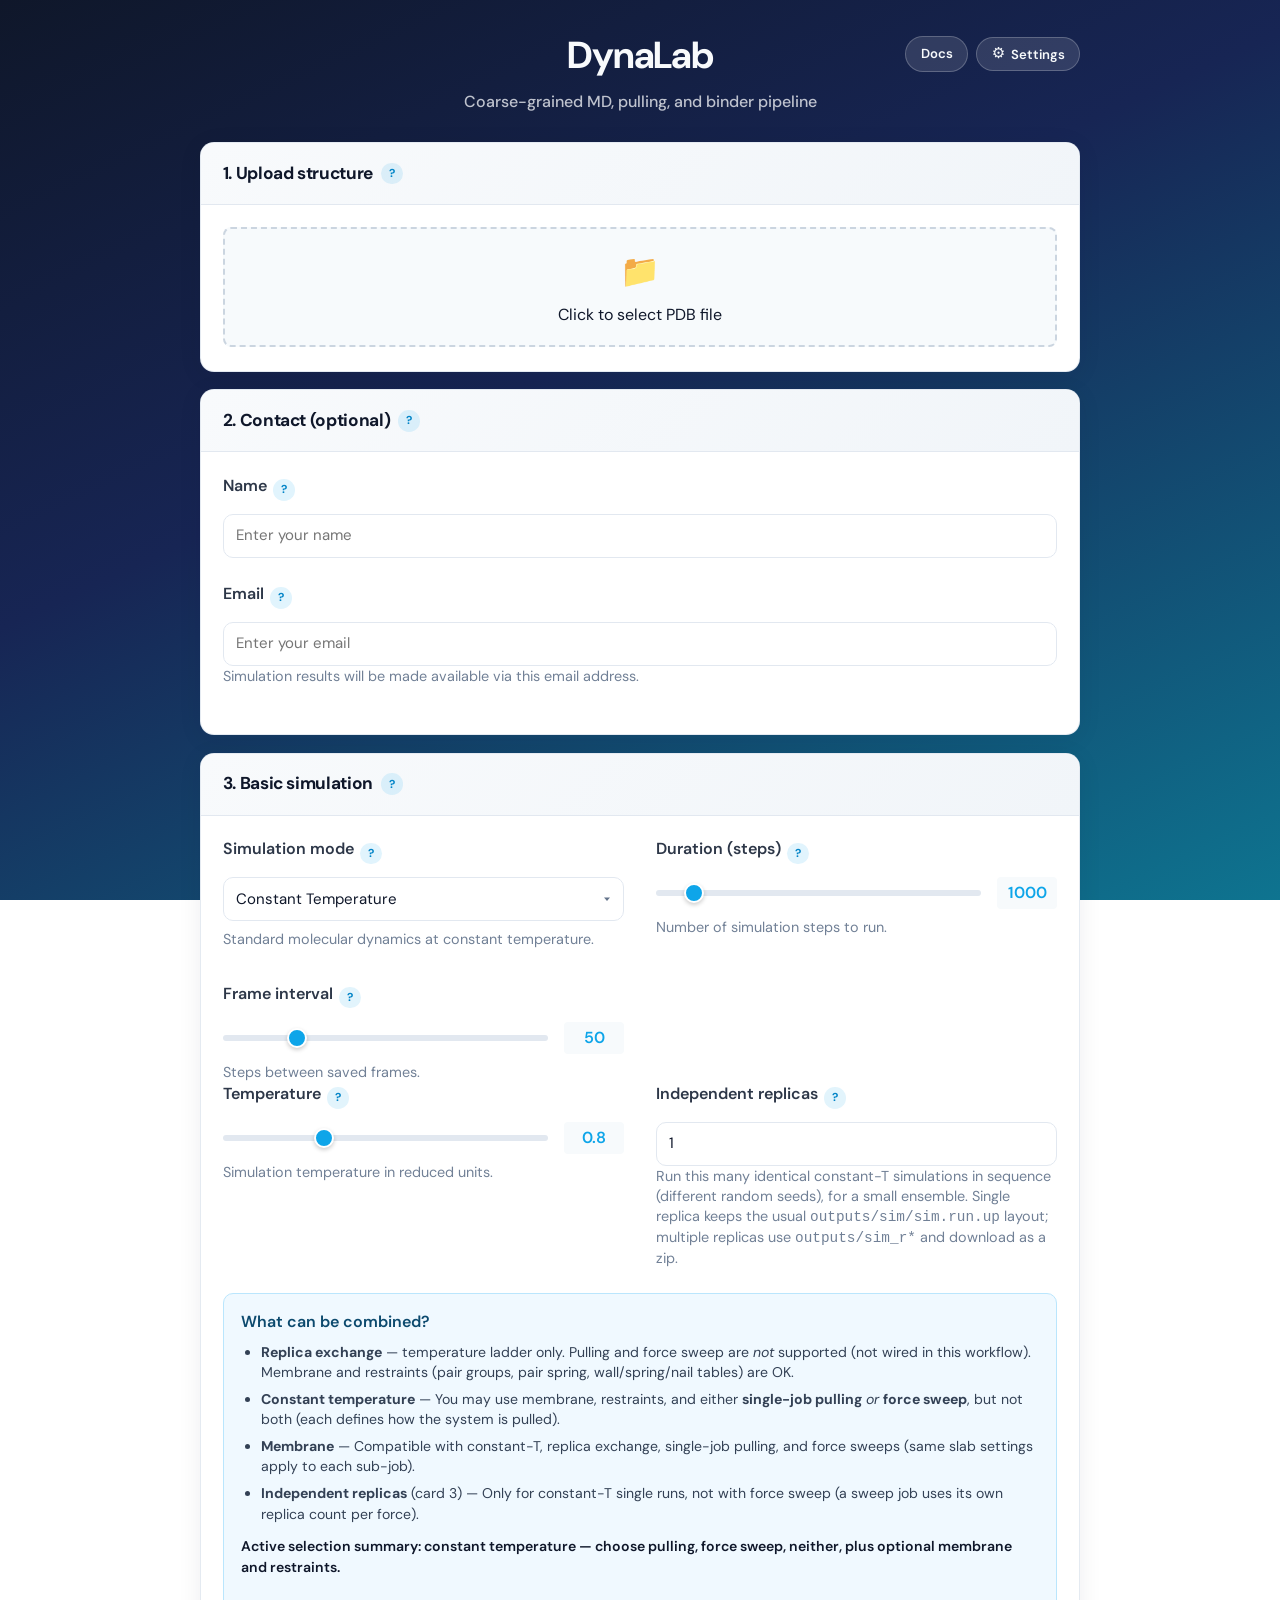
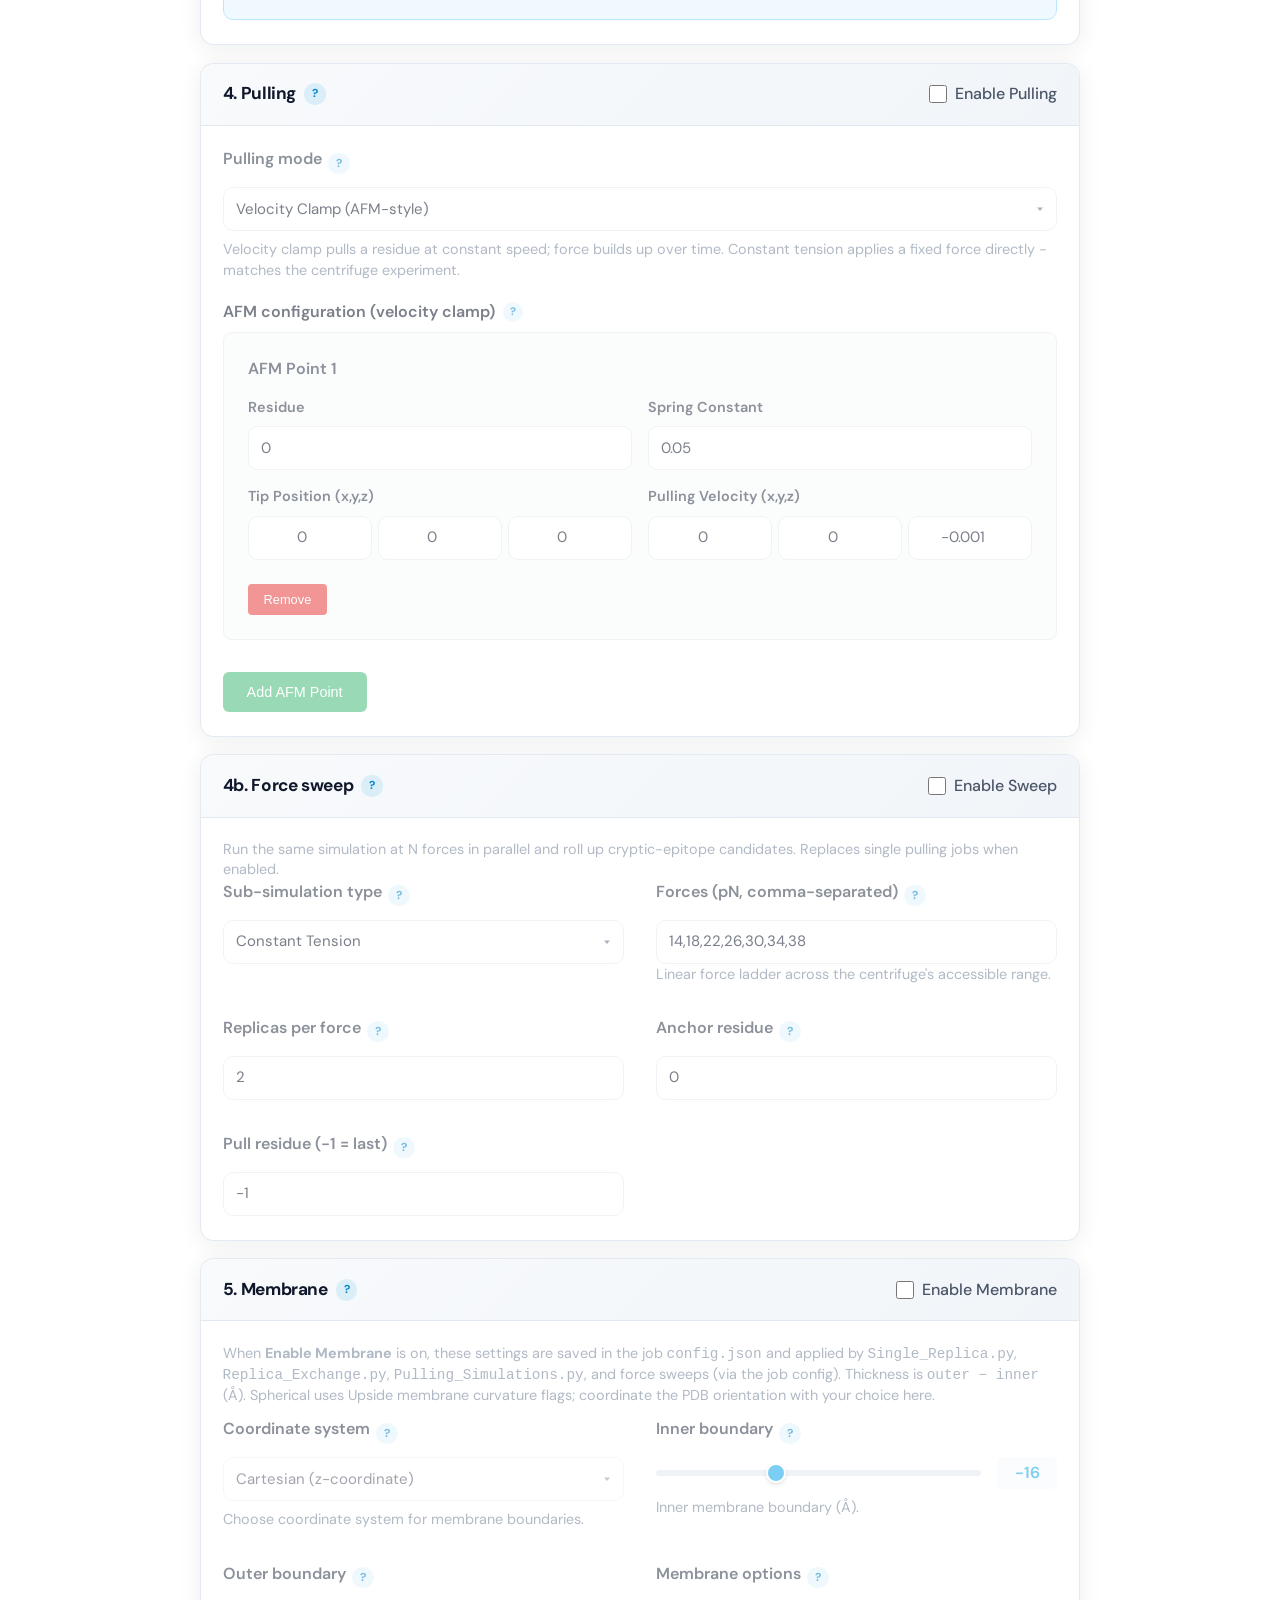
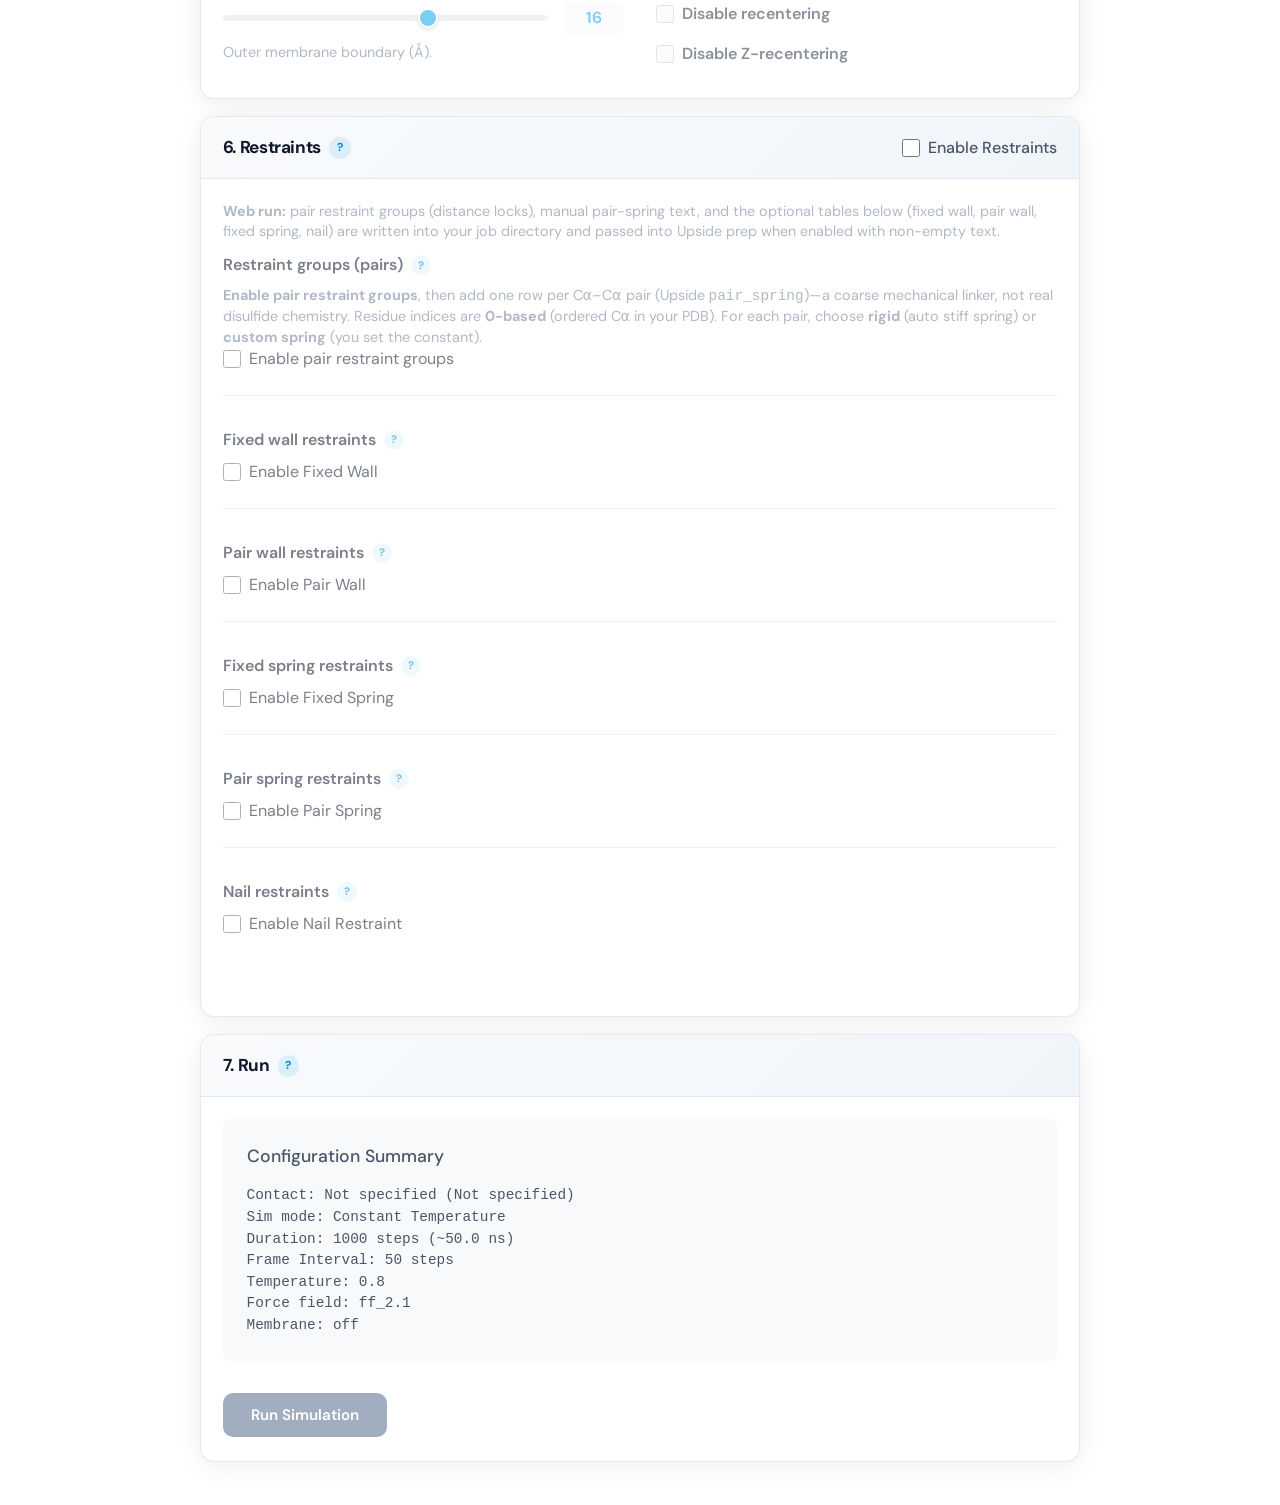
<file: web/intermediate/index.html>
<!DOCTYPE html>
<html lang="en">
<head>
    <meta charset="UTF-8">
    <meta name="viewport" content="width=device-width, initial-scale=1.0">
    <title>DynaLab — Upside MD</title>
    <link rel="preconnect" href="https://fonts.googleapis.com">
    <link rel="preconnect" href="https://fonts.gstatic.com" crossorigin>
    <link href="https://fonts.googleapis.com/css2?family=DM+Sans:ital,opsz,wght@0,9..40,400;0,9..40,500;0,9..40,600;0,9..40,700&display=swap" rel="stylesheet">
    <link rel="stylesheet" href="style.css">
</head>
<body>
    <div class="container">
        <header>
            <h1>DynaLab</h1>
            <p class="subtitle">Coarse-grained MD, pulling, and binder pipeline</p>
            <div class="header__actions">
                <a href="/intermediate/docs/index.html" class="settings-btn settings-btn--link" id="docs-link" aria-label="Open reference manual">Docs</a>
                <button id="open-settings-btn" type="button" class="settings-btn">
                    <span class="settings-btn__icon" aria-hidden="true">⚙</span> Settings
                </button>
            </div>
        </header>

        <!-- Settings dialog (Phase 3: Tamarind API key) -->
        <div id="settings-dialog" class="settings-dialog hidden">
            <div class="settings-panel">
                <h2>Settings</h2>
                <div class="input-group">
                    <div class="label-with-help">
                        <label for="tamarind-api-key">Tamarind Bio API key</label>
                        <button type="button" class="help-btn" data-help="settings_tamarind" aria-label="Help: Tamarind API key">?</button>
                    </div>
                    <input type="password" id="tamarind-api-key" placeholder="paste API key here" autocomplete="off">
                    <p class="param-description">
                        Stored locally in <code>web/server/.env</code> (gitignored).
                        Phase 3 (AI nanobody design) uses Tamarind Bio's RFdiffusion /
                        ProteinMPNN / AlphaFold-Multimer endpoints. Without a key the
                        pipeline falls back to a deterministic mock client - useful
                        for testing the full UI flow offline.
                    </p>
                </div>
                <div class="input-group">
                    <div class="label-with-help">
                        <label for="tamarind-endpoint">API endpoint</label>
                        <button type="button" class="help-btn" data-help="settings_endpoint" aria-label="Help: API endpoint">?</button>
                    </div>
                    <input type="text" id="tamarind-endpoint" placeholder="https://api.tamarind.bio">
                </div>
                <div id="settings-status" class="param-description"></div>
                <div class="settings-actions">
                    <button id="settings-save-btn" type="button" class="run-button">Save</button>
                    <button id="settings-close-btn" type="button" class="add-btn">Close</button>
                </div>
            </div>
        </div>

        <main>
            <!-- Card 1: Upload PDB Structure -->
            <div class="card" id="upload-card">
                <div class="card-header">
                    <div class="card-title-group">
                        <h2 id="card-upload">1. Upload structure</h2>
                        <button type="button" class="help-btn" data-help="upload_pdb" aria-label="Help: PDB upload">?</button>
                    </div>
                </div>
                <div class="card-content">
                    <div class="file-upload">
                        <input type="file" id="pdb-file" accept=".pdb" />
                        <label for="pdb-file" class="file-label">
                            <div class="upload-icon">📁</div>
                            <span>Click to select PDB file</span>
                        </label>
                    </div>
                    <div id="file-info" class="file-info hidden"></div>
                </div>
            </div>

            <!-- Card 2: Contact Details -->
            <div class="card" id="contact-card">
                <div class="card-header">
                    <div class="card-title-group">
                        <h2>2. Contact (optional)</h2>
                        <button type="button" class="help-btn" data-help="contact_details" aria-label="Help: contact fields">?</button>
                    </div>
                </div>
                <div class="card-content">
                    <div class="input-group">
                        <div class="label-with-help">
                            <label for="user-name">Name</label>
                            <button type="button" class="help-btn" data-help="contact_name" aria-label="Help: name">?</button>
                        </div>
                        <input type="text" id="user-name" placeholder="Enter your name">
                    </div>
                    <div class="input-group">
                        <div class="label-with-help">
                            <label for="user-email">Email</label>
                            <button type="button" class="help-btn" data-help="contact_email" aria-label="Help: email">?</button>
                        </div>
                        <input type="email" id="user-email" placeholder="Enter your email">
                        <p class="param-description">
                            Simulation results will be made available via this email address.
                        </p>
                    </div>
                </div>
            </div>

            <!-- Card 3: Basic Simulation (const T or replica exchange) -->
            <div class="card" id="basic-sim-card">
                <div class="card-header">
                    <div class="card-title-group">
                        <h2 id="card-basic-sim">3. Basic simulation</h2>
                        <button type="button" class="help-btn" data-help="basic_simulation" aria-label="Help: basic simulation">?</button>
                    </div>
                </div>
                <div class="card-content">
                    <div class="config-grid">
                        <div class="config-group">
                            <div class="label-with-help">
                                <label for="sim-mode">Simulation mode</label>
                                <button type="button" class="help-btn" data-help="sim_mode" aria-label="Help: simulation mode">?</button>
                            </div>
                            <select id="sim-mode">
                                <option value="constant">Constant Temperature</option>
                                <option value="replica">Replica Exchange</option>
                            </select>
                            <p class="param-description" id="mode-description">
                                Standard molecular dynamics at constant temperature.
                            </p>
                        </div>

                        <div class="config-group">
                            <div class="label-with-help">
                                <label for="duration">Duration (steps)</label>
                                <button type="button" class="help-btn" data-help="duration_steps" aria-label="Help: duration">?</button>
                            </div>
                            <div class="slider-container">
                                <input type="range" id="duration" min="100" max="10000" step="100" value="1000">
                                <span class="slider-value" id="duration-value">1000</span>
                            </div>
                            <p class="param-description">
                                Number of simulation steps to run.
                            </p>
                        </div>

                        <div class="config-group">
                            <div class="label-with-help">
                                <label for="frame-interval">Frame interval</label>
                                <button type="button" class="help-btn" data-help="frame_interval" aria-label="Help: frame interval">?</button>
                            </div>
                            <div class="slider-container">
                                <input type="range" id="frame-interval" min="10" max="200" step="10" value="50">
                                <span class="slider-value" id="frame-value">50</span>
                            </div>
                            <p class="param-description">
                                Steps between saved frames.
                            </p>
                        </div>
                    </div>

                    <!-- Constant Temperature Parameters -->
                    <div id="const-temp-params" class="temp-params">
                        <div class="config-grid">
                            <div class="config-group">
                                <div class="label-with-help">
                                    <label for="temperature">Temperature</label>
                                    <button type="button" class="help-btn" data-help="temperature_reduced" aria-label="Help: temperature">?</button>
                                </div>
                                <div class="slider-container">
                                    <input type="range" id="temperature" min="0.5" max="1.5" step="0.1" value="0.8">
                                    <span class="slider-value" id="temp-value">0.8</span>
                                </div>
                                <p class="param-description">
                                    Simulation temperature in reduced units.
                                </p>
                            </div>
                            <div class="config-group">
                                <div class="label-with-help">
                                    <label for="basic-independent-replicas">Independent replicas</label>
                                    <button type="button" class="help-btn" data-help="basic_independent_replicas" aria-label="Help: independent replicas">?</button>
                                </div>
                                <input type="number" id="basic-independent-replicas" min="1" max="32" step="1" value="1">
                                <p class="param-description">
                                    Run this many identical constant-T simulations in sequence (different random seeds), for a small ensemble. Single replica keeps the usual <code>outputs/sim/sim.run.up</code> layout; multiple replicas use <code>outputs/sim_r*</code> and download as a zip.
                                </p>
                            </div>
                        </div>
                    </div>

                    <!-- Replica Exchange Parameters -->
                    <div id="replica-params" class="temp-params hidden">
                        <h3 class="subsection-title">
                            Replica exchange settings
                            <button type="button" class="help-btn help-btn--inline" data-help="replica_exchange" aria-label="Help">?</button>
                        </h3>
                        <div class="config-grid">
                            <div class="config-group">
                                <div class="label-with-help">
                                    <label for="n-replicas">Number of replicas</label>
                                    <button type="button" class="help-btn" data-help="replica_n_replicas" aria-label="Help: number of replicas">?</button>
                                </div>
                                <div class="slider-container">
                                    <input type="range" id="n-replicas" min="2" max="16" step="1" value="8">
                                    <span class="slider-value" id="replicas-value">8</span>
                                </div>
                                <p class="param-description">
                                    Number of temperature replicas.
                                </p>
                            </div>

                            <div class="config-group">
                                <div class="label-with-help">
                                    <label for="temp-low">T_low</label>
                                    <button type="button" class="help-btn" data-help="replica_t_low" aria-label="Help: T low">?</button>
                                </div>
                                <div class="slider-container">
                                    <input type="range" id="temp-low" min="0.5" max="1.2" step="0.05" value="0.80">
                                    <span class="slider-value" id="temp-low-value">0.80</span>
                                </div>
                                <p class="param-description">
                                    Lowest temperature in replica range.
                                </p>
                            </div>

                            <div class="config-group">
                                <div class="label-with-help">
                                    <label for="temp-high">T_high</label>
                                    <button type="button" class="help-btn" data-help="replica_t_high" aria-label="Help: T high">?</button>
                                </div>
                                <div class="slider-container">
                                    <input type="range" id="temp-high" min="0.8" max="1.5" step="0.05" value="0.94">
                                    <span class="slider-value" id="temp-high-value">0.94</span>
                                </div>
                                <p class="param-description">
                                    Highest temperature in replica range.
                                </p>
                            </div>

                            <div class="config-group">
                                <div class="label-with-help">
                                    <label for="replica-interval">Replica interval</label>
                                    <button type="button" class="help-btn" data-help="replica_interval" aria-label="Help: replica interval">?</button>
                                </div>
                                <div class="slider-container">
                                    <input type="range" id="replica-interval" min="5" max="50" step="5" value="10">
                                    <span class="slider-value" id="replica-interval-value">10</span>
                                </div>
                                <p class="param-description">
                                    Steps between exchange attempts.
                                </p>
                            </div>
                        </div>
                    </div>

                    <div id="simulation-compatibility-panel" class="simulation-compatibility-panel" aria-label="Simulation compatibility rules">
                        <h3 class="subsection-title">What can be combined?</h3>
                        <ul class="simulation-rules-list">
                            <li><strong>Replica exchange</strong> — temperature ladder only. Pulling and force sweep are <em>not</em> supported (not wired in this workflow). Membrane and restraints (pair groups, pair spring, wall/spring/nail tables) are OK.</li>
                            <li><strong>Constant temperature</strong> — You may use membrane, restraints, and either <strong>single-job pulling</strong> <em>or</em> <strong>force sweep</strong>, but not both (each defines how the system is pulled).</li>
                            <li><strong>Membrane</strong> — Compatible with constant-T, replica exchange, single-job pulling, and force sweeps (same slab settings apply to each sub-job).</li>
                            <li><strong>Independent replicas</strong> (card 3) — Only for constant-T single runs, not with force sweep (a sweep job uses its own replica count per force).</li>
                        </ul>
                        <p id="simulation-rules-current" class="simulation-rules-current"></p>
                        <p id="simulation-rules-feedback" class="simulation-rules-feedback" role="status" aria-live="polite"></p>
                    </div>
                </div>
            </div>

            <!-- Card 4: Pulling Simulation -->
            <div class="card" id="pulling-card">
                <div class="card-header">
                    <div class="card-title-group">
                        <h2 id="card-pulling">4. Pulling</h2>
                        <button type="button" class="help-btn" data-help="pulling_overview" aria-label="Help: pulling">?</button>
                    </div>
                    <label class="card-toggle">
                        <input type="checkbox" id="enable-pulling">
                        <span>Enable Pulling</span>
                    </label>
                </div>
                <div class="card-content" id="pulling-content">
                    <p id="pulling-guard-message" class="sim-card-guard-message hidden" role="status" aria-live="polite"></p>
                    <div class="sim-card-interactive-stack">
                    <div id="pulling-interactive-root">
                    <div class="config-grid">
                        <div class="config-group">
                            <div class="label-with-help">
                                <label for="pulling-mode">Pulling mode</label>
                                <button type="button" class="help-btn" data-help="pulling_mode" aria-label="Help: pulling mode">?</button>
                            </div>
                            <select id="pulling-mode">
                                <option value="velocity">Velocity Clamp (AFM-style)</option>
                                <option value="tension">Constant Tension (centrifuge-style)</option>
                            </select>
                            <p class="param-description" id="pulling-mode-description">
                                Velocity clamp pulls a residue at constant speed; force builds up over time.
                                Constant tension applies a fixed force directly - matches the centrifuge experiment.
                            </p>
                        </div>
                    </div>

                    <div class="pulling-setup" id="afm-setup">
                        <h3 class="subsection-title">AFM configuration (velocity clamp)
                            <button type="button" class="help-btn help-btn--inline" data-help="pulling_afm_config" aria-label="Help: AFM fields">?</button>
                        </h3>
                        <div class="afm-entries" id="afm-entries">
                            <div class="afm-entry">
                                <div class="afm-entry-header">
                                    <h4>AFM Point 1</h4>
                                </div>
                                <div class="afm-content">
                                    <div class="afm-row">
                                        <div class="afm-field">
                                            <label>Residue</label>
                                            <input type="number" class="afm-residue" min="0" value="0" placeholder="0">
                                        </div>
                                        <div class="afm-field">
                                            <label>Spring Constant</label>
                                            <input type="number" class="afm-spring" step="0.01" value="0.05" placeholder="0.05">
                                        </div>
                                    </div>
                                    <div class="afm-row">
                                        <div class="afm-field">
                                            <label>Tip Position (x,y,z)</label>
                                            <div class="xyz-compact">
                                                <input type="number" class="afm-tip-x" step="0.1" value="0" placeholder="x">
                                                <input type="number" class="afm-tip-y" step="0.1" value="0" placeholder="y">
                                                <input type="number" class="afm-tip-z" step="0.1" value="0" placeholder="z">
                                            </div>
                                        </div>
                                        <div class="afm-field">
                                            <label>Pulling Velocity (x,y,z)</label>
                                            <div class="xyz-compact">
                                                <input type="number" class="afm-vel-x" step="0.001" value="0" placeholder="vx">
                                                <input type="number" class="afm-vel-y" step="0.001" value="0" placeholder="vy">
                                                <input type="number" class="afm-vel-z" step="0.001" value="-0.001" placeholder="vz">
                                            </div>
                                        </div>
                                    </div>
                                    <button type="button" class="remove-afm-btn">Remove</button>
                                </div>
                            </div>
                        </div>
                        <button type="button" id="add-afm-btn" class="add-btn">Add AFM Point</button>
                    </div>

                    <div class="pulling-setup hidden" id="tension-setup">
                        <h3 class="subsection-title">Tension configuration (constant force)
                            <button type="button" class="help-btn help-btn--inline" data-help="pulling_tension_config" aria-label="Help: tension fields">?</button>
                        </h3>
                        <p class="param-description">
                            Apply equal-and-opposite forces at two residues. By default, tx, ty, tz are in Upside
                            reduced units (kT / Å). The force sweep below accepts forces in pN and converts them
                            automatically; for a single run you can optionally use pN here with the checkbox.
                        </p>
                        <label class="checkbox-label" style="margin-top: 0.35rem;">
                            <input type="checkbox" id="tension-input-pn">
                            <span>Interpret tx, ty, tz as pN (convert with current calibration)</span>
                        </label>
                        <div class="tension-entries" id="tension-entries">
                            <div class="afm-entry">
                                <div class="afm-entry-header"><h4>Tension Point 1</h4></div>
                                <div class="afm-content">
                                    <div class="afm-row">
                                        <div class="afm-field">
                                            <label>Residue</label>
                                            <input type="number" class="tension-residue" min="0" value="0">
                                        </div>
                                        <div class="afm-field">
                                            <label>Tension (tx, ty, tz) - kT/A</label>
                                            <div class="xyz-compact">
                                                <input type="number" class="tension-tx" step="0.01" value="0">
                                                <input type="number" class="tension-ty" step="0.01" value="0">
                                                <input type="number" class="tension-tz" step="0.01" value="-0.5">
                                            </div>
                                        </div>
                                    </div>
                                    <button type="button" class="remove-tension-btn">Remove</button>
                                </div>
                            </div>
                        </div>
                        <button type="button" id="add-tension-btn" class="add-btn">Add Tension Point</button>
                    </div>
                    </div>
                    <button type="button" class="sim-card-guard-blocker" id="pulling-guard-blocker" tabindex="-1" aria-label="Turn on Enable Pulling in the card header to edit these options"></button>
                    </div>
                </div>
            </div>

            <!-- Card 4b: Force Sweep (Phase 1) -->
            <div class="card" id="sweep-card">
                <div class="card-header">
                    <div class="card-title-group">
                        <h2 id="card-sweep">4b. Force sweep</h2>
                        <button type="button" class="help-btn" data-help="force_sweep" aria-label="Help: force sweep">?</button>
                    </div>
                    <label class="card-toggle">
                        <input type="checkbox" id="enable-sweep">
                        <span>Enable Sweep</span>
                    </label>
                </div>
                <div class="card-content" id="sweep-content">
                    <p class="param-description">
                        Run the same simulation at N forces in parallel and roll up
                        cryptic-epitope candidates. Replaces single pulling jobs when enabled.
                    </p>
                    <p id="sweep-guard-message" class="sim-card-guard-message hidden" role="status" aria-live="polite"></p>
                    <div class="sim-card-interactive-stack">
                    <div id="sweep-interactive-root">
                    <div class="config-grid">
                        <div class="config-group">
                            <div class="label-with-help">
                                <label for="sweep-mode">Sub-simulation type</label>
                                <button type="button" class="help-btn" data-help="sweep_subsim" aria-label="Help: sweep type">?</button>
                            </div>
                            <select id="sweep-mode">
                                <option value="tension">Constant Tension</option>
                                <option value="velocity">Velocity Clamp</option>
                            </select>
                        </div>
                        <div class="config-group">
                            <div class="label-with-help">
                                <label for="sweep-forces">Forces (pN, comma-separated)</label>
                                <button type="button" class="help-btn" data-help="sweep_forces_pn" aria-label="Help: forces in pN">?</button>
                            </div>
                            <input type="text" id="sweep-forces" value="14,18,22,26,30,34,38">
                            <p class="param-description">Linear force ladder across the centrifuge's accessible range.</p>
                        </div>
                        <div class="config-group">
                            <div class="label-with-help">
                                <label for="sweep-replicas">Replicas per force</label>
                                <button type="button" class="help-btn" data-help="sweep_replicas" aria-label="Help: replicas per force">?</button>
                            </div>
                            <input type="number" id="sweep-replicas" min="1" max="8" value="2">
                        </div>
                        <div class="config-group">
                            <div class="label-with-help">
                                <label for="sweep-anchor">Anchor residue</label>
                                <button type="button" class="help-btn" data-help="sweep_anchor" aria-label="Help: anchor residue">?</button>
                            </div>
                            <input type="number" id="sweep-anchor" min="0" value="0">
                        </div>
                        <div class="config-group">
                            <div class="label-with-help">
                                <label for="sweep-puller">Pull residue (-1 = last)</label>
                                <button type="button" class="help-btn" data-help="sweep_pull_residue" aria-label="Help: pull residue">?</button>
                            </div>
                            <input type="number" id="sweep-puller" value="-1">
                        </div>
                    </div>
                    <div id="sweep-progress" class="hidden">
                        <h3>Sub-job progress</h3>
                        <div class="progress-bar">
                            <div id="sweep-progress-fill" class="progress-fill"></div>
                        </div>
                        <div id="sweep-progress-text" class="progress-text">Queued...</div>
                    </div>
                    </div>
                    <button type="button" class="sim-card-guard-blocker" id="sweep-guard-blocker" tabindex="-1" aria-label="Turn on Enable Sweep in the card header to edit these options"></button>
                    </div>
                </div>
            </div>

            <!-- Card 5: Membrane System -->
            <div class="card" id="membrane-card">
                <div class="card-header">
                    <div class="card-title-group">
                        <h2>5. Membrane</h2>
                        <button type="button" class="help-btn" data-help="membrane" aria-label="Help: membrane">?</button>
                    </div>
                    <label class="card-toggle">
                        <input type="checkbox" id="enable-membrane">
                        <span>Enable Membrane</span>
                    </label>
                </div>
                <div class="card-content" id="membrane-content">
                    <p class="param-description" style="margin-bottom: 0.75rem;">
                        When <strong>Enable Membrane</strong> is on, these settings are saved in the job
                        <code>config.json</code> and applied by <code>Single_Replica.py</code>,
                        <code>Replica_Exchange.py</code>, <code>Pulling_Simulations.py</code>, and force sweeps
                        (via the job config). Thickness is <code>outer − inner</code> (Å). Spherical uses Upside
                        membrane curvature flags; coordinate the PDB orientation with your choice here.
                    </p>
                    <p id="membrane-guard-message" class="sim-card-guard-message hidden" role="status" aria-live="polite"></p>
                    <div class="sim-card-interactive-stack">
                    <div id="membrane-interactive-root">
                    <div class="config-grid">
                        <div class="config-group">
                            <div class="label-with-help">
                                <label for="membrane-coord-system">Coordinate system</label>
                                <button type="button" class="help-btn" data-help="membrane_coord_system" aria-label="Help: membrane coordinates">?</button>
                            </div>
                            <select id="membrane-coord-system">
                                <option value="cartesian">Cartesian (z-coordinate)</option>
                                <option value="spherical">Spherical (curvature-based)</option>
                            </select>
                            <p class="param-description">
                                Choose coordinate system for membrane boundaries.
                            </p>
                        </div>

                        <div class="config-group">
                            <div class="label-with-help">
                                <label for="membrane-inner">Inner boundary</label>
                                <button type="button" class="help-btn" data-help="membrane_inner_bound" aria-label="Help: inner boundary">?</button>
                            </div>
                            <div class="slider-container">
                                <input type="range" id="membrane-inner" min="-25" max="0" step="1" value="-16">
                                <span class="slider-value" id="inner-value">-16</span>
                            </div>
                            <p class="param-description">
                                Inner membrane boundary (Å).
                            </p>
                        </div>

                        <div class="config-group">
                            <div class="label-with-help">
                                <label for="membrane-outer">Outer boundary</label>
                                <button type="button" class="help-btn" data-help="membrane_outer_bound" aria-label="Help: outer boundary">?</button>
                            </div>
                            <div class="slider-container">
                                <input type="range" id="membrane-outer" min="0" max="25" step="1" value="16">
                                <span class="slider-value" id="outer-value">16</span>
                            </div>
                            <p class="param-description">
                                Outer membrane boundary (Å).
                            </p>
                        </div>

                        <div class="config-group">
                            <div class="label-with-help">
                                <label>Membrane options</label>
                                <button type="button" class="help-btn" data-help="membrane_recenter_opts" aria-label="Help: membrane options">?</button>
                            </div>
                            <div class="checkbox-group">
                                <label class="checkbox-label">
                                    <input type="checkbox" id="disable-recentering">
                                    <span>Disable recentering</span>
                                </label>
                                <label class="checkbox-label">
                                    <input type="checkbox" id="disable-z-recentering">
                                    <span>Disable Z-recentering</span>
                                </label>
                            </div>
                        </div>
                    </div>
                    </div>
                    <button type="button" class="sim-card-guard-blocker" id="membrane-guard-blocker" tabindex="-1" aria-label="Turn on Enable Membrane in the card header to edit these options"></button>
                    </div>
                </div>
            </div>

            <!-- Card 6: Restraint Groups/Restraints -->
            <div class="card" id="restraints-card">
                <div class="card-header">
                    <div class="card-title-group">
                        <h2>6. Restraints</h2>
                        <button type="button" class="help-btn" data-help="restraints" aria-label="Help: restraints">?</button>
                    </div>
                    <label class="card-toggle">
                        <input type="checkbox" id="enable-restraints">
                        <span>Enable Restraints</span>
                    </label>
                </div>
                <div class="card-content" id="restraints-content">
                    <p class="param-description" style="margin-bottom: 0.75rem;">
                        <strong>Web run:</strong> pair restraint groups (distance locks), manual pair-spring text, and the optional tables below (fixed wall, pair wall, fixed spring, nail) are written into your job directory and passed into Upside prep when enabled with non-empty text.
                    </p>
                    <p id="restraints-guard-message" class="sim-card-guard-message hidden" role="status" aria-live="polite"></p>
                    <div class="sim-card-interactive-stack">
                    <div class="restraint-types" id="restraints-interactive-root">
                        <div class="restraint-section">
                            <h3 class="subsection-title">Restraint groups (pairs)
                                <button type="button" class="help-btn help-btn--inline" data-help="restraint_group_pairs" aria-label="Help: pair restraint groups">?</button>
                            </h3>
                            <p class="param-description">
                                <strong>Enable pair restraint groups</strong>, then add one row per Cα–Cα pair (Upside
                                <code>pair_spring</code>)—a coarse mechanical linker, not real disulfide chemistry.
                                Residue indices are <strong>0-based</strong> (ordered Cα in your PDB).
                                For each pair, choose <strong>rigid</strong> (auto stiff spring) or <strong>custom spring</strong> (you set the constant).
                            </p>
                            <label class="checkbox-label">
                                <input type="checkbox" id="enable-distance-locks">
                                <span>Enable pair restraint groups</span>
                            </label>
                            <div id="distance-lock-entries" class="restraint-entries hidden">
                                <div class="afm-entry">
                                    <div class="afm-entry-header"><h4>Pair 1</h4></div>
                                    <div class="afm-content">
                                        <div class="afm-row">
                                            <div class="afm-field">
                                                <label>Residue A</label>
                                                <input type="number" class="distance-lock-res1" min="0" value="0">
                                            </div>
                                            <div class="afm-field">
                                                <label>Residue B</label>
                                                <input type="number" class="distance-lock-res2" min="0" value="1">
                                            </div>
                                        </div>
                                        <div class="afm-row">
                                            <div class="afm-field">
                                                <div class="label-with-help">
                                                    <label>Target Cα–Cα distance (Å)</label>
                                                    <button type="button" class="help-btn help-btn--inline" data-help="restraint_target_distance" aria-label="Help: target Cα–Cα distance">?</button>
                                                </div>
                                                <input type="number" class="distance-lock-r0" step="0.01" value="" placeholder="auto from PDB">
                                            </div>
                                            <div class="afm-field distance-lock-spring-column">
                                                <label>Spring constant</label>
                                                <p class="param-description distance-lock-rigid-hint">
                                                    <strong>Rigid:</strong> fixed automatically on the server (very high stiffness, Upside reduced units ≈ 120). Nothing to type here.
                                                </p>
                                                <div class="distance-lock-k-field hidden">
                                                    <input type="number" class="distance-lock-k" step="0.1" value="4" aria-label="Spring constant for this pair (custom mode only)">
                                                </div>
                                            </div>
                                        </div>
                                        <div class="afm-row afm-row--distance-lock-stiff">
                                            <div class="afm-field afm-field--full">
                                                <label>This pair</label>
                                                <div class="distance-lock-stiffness-radios">
                                                    <label class="checkbox-label">
                                                        <input type="radio" class="distance-lock-stiff" name="dl-stiff-seed-1" value="rigid" checked>
                                                        <span>Rigid (disulfide-like)</span>
                                                    </label>
                                                    <label class="checkbox-label">
                                                        <input type="radio" class="distance-lock-stiff" name="dl-stiff-seed-1" value="custom">
                                                        <span>Custom spring</span>
                                                    </label>
                                                </div>
                                            </div>
                                        </div>
                                        <button type="button" class="remove-distance-lock-btn">Remove pair</button>
                                    </div>
                                </div>
                            </div>
                            <button type="button" id="add-distance-lock-btn" class="add-btn hidden">Add pair</button>
                        </div>

                        <div class="restraint-section">
                            <h3 class="subsection-title">Fixed wall restraints
                                <button type="button" class="help-btn help-btn--inline" data-help="restraint_fixed_wall" aria-label="Help: fixed wall">?</button>
                            </h3>
                            <label class="checkbox-label">
                                <input type="checkbox" id="enable-wall-const">
                                <span>Enable Fixed Wall</span>
                            </label>
                            <div id="wall-const-entries" class="restraint-text-area hidden">
                                <label for="wall-const-text">Fixed Wall Data (residue radius spring_const wall_type x0 y0 z0)</label>
                                <textarea id="wall-const-text" rows="4" placeholder="0 5.0 4.0 1 0 0 0&#10;5 10.0 4.0 1 0 0 8"></textarea>
                                <p class="param-description">Format: residue radius spring_const wall_type x0 y0 z0 (one per line)</p>
                            </div>
                        </div>

                        <div class="restraint-section">
                            <h3 class="subsection-title">Pair wall restraints
                                <button type="button" class="help-btn help-btn--inline" data-help="restraint_pair_wall" aria-label="Help: pair wall">?</button>
                            </h3>
                            <label class="checkbox-label">
                                <input type="checkbox" id="enable-wall-pair">
                                <span>Enable Pair Wall</span>
                            </label>
                            <div id="wall-pair-entries" class="restraint-text-area hidden">
                                <label for="wall-pair-text">Pair Wall Data (residue1 residue2 radius spring_const)</label>
                                <textarea id="wall-pair-text" rows="4" placeholder="4 26 8.0 4.0"></textarea>
                                <p class="param-description">Format: residue1 residue2 radius spring_const (one per line)</p>
                            </div>
                        </div>

                        <div class="restraint-section">
                            <h3 class="subsection-title">Fixed spring restraints
                                <button type="button" class="help-btn help-btn--inline" data-help="restraint_fixed_spring" aria-label="Help: fixed spring">?</button>
                            </h3>
                            <label class="checkbox-label">
                                <input type="checkbox" id="enable-spring-const">
                                <span>Enable Fixed Spring</span>
                            </label>
                            <div id="spring-const-entries" class="restraint-text-area hidden">
                                <label for="spring-const-text">Fixed Spring Data (residue spring_const x0 y0 z0)</label>
                                <textarea id="spring-const-text" rows="4" placeholder="0 4.0 0 0 0"></textarea>
                                <p class="param-description">Format: residue spring_const x0 y0 z0 (one per line)</p>
                            </div>
                        </div>

                        <div class="restraint-section">
                            <h3 class="subsection-title">Pair spring restraints
                                <button type="button" class="help-btn help-btn--inline" data-help="restraint_pair_spring" aria-label="Help: pair spring">?</button>
                            </h3>
                            <label class="checkbox-label">
                                <input type="checkbox" id="enable-spring-pair">
                                <span>Enable Pair Spring</span>
                            </label>
                            <div id="spring-pair-entries" class="restraint-text-area hidden">
                                <label for="spring-pair-text">Pair Spring Data (residue1 residue2 radius spring_const)</label>
                                <textarea id="spring-pair-text" rows="4" placeholder="4 26 8.0 4.0"></textarea>
                                <p class="param-description">Format: residue1 residue2 radius spring_const (one per line)</p>
                            </div>
                        </div>

                        <div class="restraint-section">
                            <h3 class="subsection-title">Nail restraints
                                <button type="button" class="help-btn help-btn--inline" data-help="restraint_nail" aria-label="Help: nail restraint">?</button>
                            </h3>
                            <label class="checkbox-label">
                                <input type="checkbox" id="enable-nail">
                                <span>Enable Nail Restraint</span>
                            </label>
                            <div id="nail-entries" class="restraint-text-area hidden">
                                <label for="nail-text">Nail Data (residue spring_const)</label>
                                <textarea id="nail-text" rows="4" placeholder="0 4.0"></textarea>
                                <p class="param-description">Format: residue spring_const (one per line)</p>
                            </div>
                        </div>
                    </div>
                    <button type="button" class="sim-card-guard-blocker" id="restraints-guard-blocker" tabindex="-1" aria-label="Turn on Enable Restraints in the card header to edit these options"></button>
                    </div>
                </div>
            </div>

            <!-- Run Section -->
            <div class="card" id="run-card">
                <div class="card-header">
                    <div class="card-title-group">
                        <h2 id="card-run">7. Run</h2>
                        <button type="button" class="help-btn" data-help="run_simulation" aria-label="Help: run">?</button>
                    </div>
                </div>
                <div class="card-content">
                    <div class="run-preview">
                        <h3>Configuration Summary</h3>
                        <div id="config-summary" class="config-summary">
                            <!-- Dynamic content -->
                        </div>
                    </div>
                    <div class="run-button-stack" id="run-button-stack">
                        <button id="run-btn" type="button" class="run-button" disabled>
                            <span class="btn-text">Run Simulation</span>
                            <div class="spinner hidden"></div>
                        </button>
                        <div id="run-btn-incompat-overlay" class="run-btn-incompat-overlay hidden" role="presentation" aria-hidden="true"></div>
                    </div>
                    <div id="progress-section" class="progress-section progress-section--in-run-card hidden">
                        <div class="section-heading">
                            <h2>Run status</h2>
                            <button type="button" class="help-btn" data-help="progress_tracking" aria-label="Help: progress">?</button>
                        </div>
                        <div class="progress-bar">
                            <div id="progress-fill" class="progress-fill"></div>
                        </div>
                        <div id="progress-text" class="progress-text">Initializing...</div>
                        <div class="progress-details">
                            <div class="progress-stats">
                                <span id="current-step">Step: 0</span>
                                <span id="current-energy">Energy: -- kT</span>
                                <span id="elapsed-time">Time: 0s</span>
                            </div>
                        </div>
                        <div id="log-output" class="log-output hidden"></div>
                    </div>
                </div>
            </div>

            <!-- Results Section -->
            <div id="results-section" class="results-section hidden">
                <div class="section-heading">
                    <h2>Results</h2>
                    <button type="button" class="help-btn" data-help="results_download" aria-label="Help: results">?</button>
                </div>
                <div class="results-grid">
                    <div class="result-card">
                        <h3>Trajectory</h3>
                        <p>Final trajectory: <code id="traj-filename">protein.run.up</code></p>
                        <button class="download-btn">Download</button>
                    </div>
                    <div class="result-card">
                        <h3>Summary</h3>
                        <div id="result-summary" class="result-summary">
                            <!-- Dynamic content -->
                        </div>
                    </div>
                </div>
            </div>

            <!-- Analysis Section -->
            <div id="analysis-section" class="results-section hidden">
                <div class="section-heading">
                    <h2 id="card-analysis">Post-processing analysis</h2>
                    <button type="button" class="help-btn" data-help="post_analysis_overview" aria-label="Help: analysis">?</button>
                </div>
                <p class="param-description">
                    Choose which analyses to run on the completed trajectory. Each
                    selected analysis loads the trajectory and produces a plot you can
                    inspect inline or download as a PNG.
                </p>
                <div class="analysis-options">
                    <div class="analysis-option-row">
                        <label class="checkbox-label">
                            <input type="checkbox" name="analysis" value="rg" checked>
                            <span><strong>Rg</strong> — compactness vs. time</span>
                        </label>
                        <button type="button" class="help-btn help-btn--inline" data-help="analysis_rg" aria-label="Help: Rg">?</button>
                    </div>
                    <div class="analysis-option-row">
                        <label class="checkbox-label">
                            <input type="checkbox" name="analysis" value="rmsd" checked>
                            <span><strong>RMSD</strong> — deviation from start</span>
                        </label>
                        <button type="button" class="help-btn help-btn--inline" data-help="analysis_rmsd" aria-label="Help: RMSD">?</button>
                    </div>
                    <div class="analysis-option-row">
                        <label class="checkbox-label">
                            <input type="checkbox" name="analysis" value="rmsf" checked>
                            <span><strong>RMSF</strong> — per-residue flexibility</span>
                        </label>
                        <button type="button" class="help-btn help-btn--inline" data-help="analysis_rmsf" aria-label="Help: RMSF">?</button>
                    </div>
                    <div class="analysis-option-row">
                        <label class="checkbox-label">
                            <input type="checkbox" name="analysis" value="e2e" checked>
                            <span><strong>End-to-end</strong> — chain stretch (pulling)</span>
                        </label>
                        <button type="button" class="help-btn help-btn--inline" data-help="analysis_e2e" aria-label="Help: end-to-end">?</button>
                    </div>
                    <div class="analysis-option-row">
                        <label class="checkbox-label">
                            <input type="checkbox" name="analysis" value="hbonds">
                            <span><strong>H-bonds</strong> — backbone hydrogen bonds</span>
                        </label>
                        <button type="button" class="help-btn help-btn--inline" data-help="analysis_hbonds" aria-label="Help: H-bonds">?</button>
                    </div>
                    <div class="analysis-option-row">
                        <label class="checkbox-label">
                            <input type="checkbox" name="analysis" value="salt_bridges">
                            <span><strong>Salt bridges</strong> — ionic contacts (CG proxy)</span>
                        </label>
                        <button type="button" class="help-btn help-btn--inline" data-help="analysis_salt" aria-label="Help: salt bridges">?</button>
                    </div>
                    <div class="analysis-option-row">
                        <label class="checkbox-label">
                            <input type="checkbox" name="analysis" value="shape">
                            <span><strong>Shape</strong> — gyration tensor shape</span>
                        </label>
                        <button type="button" class="help-btn help-btn--inline" data-help="analysis_shape" aria-label="Help: shape">?</button>
                    </div>
                    <div class="analysis-option-row">
                        <label class="checkbox-label">
                            <input type="checkbox" name="analysis" value="cross_corr">
                            <span><strong>Cross-corr</strong> — coupled motions</span>
                        </label>
                        <button type="button" class="help-btn help-btn--inline" data-help="analysis_crosscorr" aria-label="Help: cross-correlation">?</button>
                    </div>
                    <div class="analysis-option-row">
                        <label class="checkbox-label">
                            <input type="checkbox" name="analysis" value="ss">
                            <span><strong>Secondary structure</strong> — DSSP or fallback</span>
                        </label>
                        <button type="button" class="help-btn help-btn--inline" data-help="analysis_ss" aria-label="Help: secondary structure">?</button>
                    </div>
                    <div class="analysis-option-row analysis-option-row--pca">
                        <label class="checkbox-label">
                            <input type="checkbox" name="analysis" value="pca">
                            <span>
                                <strong>PCA</strong> — collective motions
                                <span class="pca-config">
                                    <label for="pca-n-components">Components:</label>
                                    <input type="number" id="pca-n-components" min="1" max="20" step="1" value="2">
                                </span>
                            </span>
                        </label>
                        <button type="button" class="help-btn help-btn--inline" data-help="analysis_pca" aria-label="Help: PCA">?</button>
                    </div>
                    <div class="analysis-option-row">
                        <label class="checkbox-label">
                            <input type="checkbox" name="analysis" value="force_ext">
                            <span><strong>Force vs. extension</strong> — pulling runs</span>
                        </label>
                        <button type="button" class="help-btn help-btn--inline" data-help="analysis_force_ext" aria-label="Help: force-extension">?</button>
                    </div>
                    <div class="analysis-option-row">
                        <label class="checkbox-label">
                            <input type="checkbox" name="analysis" value="contacts">
                            <span><strong>Contact map</strong> — pair frequencies (slower)</span>
                        </label>
                        <button type="button" class="help-btn help-btn--inline" data-help="analysis_contacts" aria-label="Help: contacts">?</button>
                    </div>
                    <div class="analysis-option-row">
                        <label class="checkbox-label">
                            <input type="checkbox" name="analysis" value="burial_scan">
                            <span><strong>Burial scan</strong> — exposure under tension</span>
                        </label>
                        <button type="button" class="help-btn help-btn--inline" data-help="analysis_burial" aria-label="Help: burial scan">?</button>
                    </div>
                    <div class="analysis-option-row">
                        <label class="checkbox-label">
                            <input type="checkbox" name="analysis" value="dihedral">
                            <span><strong>Dihedral unfolding</strong> — φ/ψ basin drift</span>
                        </label>
                        <button type="button" class="help-btn help-btn--inline" data-help="analysis_dihedral" aria-label="Help: dihedrals">?</button>
                    </div>
                    <div class="analysis-option-row">
                        <label class="checkbox-label">
                            <input type="checkbox" name="analysis" value="intermediates">
                            <span><strong>Clustering</strong> — save rep PDBs to <code>intermediates/</code></span>
                        </label>
                        <button type="button" class="help-btn help-btn--inline" data-help="analysis_cluster" aria-label="Help: clustering">?</button>
                    </div>
                </div>
                <div class="analysis-actions">
                    <button id="run-analysis-btn" type="button" class="run-button">
                        <span class="btn-text">Run Analysis</span>
                        <div class="spinner hidden"></div>
                    </button>
                    <button id="download-all-analysis-btn" type="button" class="run-button run-button--secondary" disabled>
                        <span class="btn-text">Download all (ZIP)</span>
                    </button>
                </div>
                <div id="analysis-status" class="param-description"></div>
                <div id="analysis-results" class="analysis-results analysis-results--stacked"></div>
                <div id="sweep-rollup-row" class="analysis-sweep-rollup hidden">
                    <div class="label-with-help analysis-sweep-rollup__heading">
                        <span class="analysis-sweep-rollup__title">Force sweep rollups</span>
                        <button type="button" class="help-btn help-btn--inline" data-help="epitope_candidates_sweep" aria-label="Help: sweep epitope rollups">?</button>
                    </div>
                    <p class="param-description">
                        Summarizes <strong>all</strong> completed sweep sub-runs at once (cryptic epitopes, burial vs load, joint clustering into <code>intermediates/</code>).
                        Use this after the ladder finishes; per-force plots stay in “Run Analysis” above.
                    </p>
                    <button id="run-sweep-analysis-btn" type="button" class="run-button">
                        <span class="btn-text">Compute Epitope Candidates</span>
                        <div class="spinner hidden"></div>
                    </button>
                    <div id="sweep-analysis-results" class="analysis-results analysis-results--stacked"></div>
                </div>
            </div>

            <!-- Phase 2: Back-mapping -->
            <div id="backmap-section" class="results-section hidden">
                <div class="section-heading">
                    <h2>All-atom back-mapping</h2>
                    <button type="button" class="help-btn" data-help="backmapping" aria-label="Help: back-mapping">?</button>
                </div>
                <p class="param-description">
                    Reconstruct full all-atom structures from the coarse-grained intermediates
                    saved during clustering. Required input for AI binder design (Phase 3).
                    Uses PULCHRA + an optional OpenMM minimisation.
                </p>
                <div id="intermediates-list" class="param-description">No intermediates yet.</div>
                <button id="run-backmap-btn" type="button" class="run-button">
                    <span class="btn-text">Back-map intermediates</span>
                    <div class="spinner hidden"></div>
                </button>
                <div id="backmap-status" class="param-description"></div>
                <div id="backmapped-list" class="param-description"></div>
            </div>

            <!-- Phase 3: AI Design -->
            <div id="design-section" class="results-section hidden">
                <div class="section-heading">
                    <h2>AI nanobody design</h2>
                    <button type="button" class="help-btn" data-help="ai_design" aria-label="Help: AI design">?</button>
                </div>
                <p class="param-description">
                    Submit a back-mapped intermediate to Tamarind Bio's RFdiffusion -> ProteinMPNN
                    -> AlphaFold-Multimer pipeline. Returns ranked binder candidates by ipTM score.
                </p>
                <div class="config-grid">
                    <div class="config-group">
                        <div class="label-with-help">
                            <label for="design-intermediate">Intermediate state</label>
                            <button type="button" class="help-btn" data-help="design_intermediate" aria-label="Help">?</button>
                        </div>
                        <select id="design-intermediate"></select>
                        <p class="param-description">
                            Pick the back-mapped (all-atom) intermediate to design against.
                        </p>
                    </div>
                    <div class="config-group">
                        <div class="label-with-help">
                            <label for="design-hotspots">Hotspot residues (comma-separated)</label>
                            <button type="button" class="help-btn" data-help="design_hotspots" aria-label="Help">?</button>
                        </div>
                        <input type="text" id="design-hotspots" placeholder="e.g. 42,43,44">
                        <p class="param-description">
                            From the epitope-candidates rollup; focuses the binder there.
                        </p>
                    </div>
                    <div class="config-group">
                        <div class="label-with-help">
                            <label for="design-n-designs">Number of backbones</label>
                            <button type="button" class="help-btn" data-help="design_n_backbones" aria-label="Help">?</button>
                        </div>
                        <input type="number" id="design-n-designs" min="1" max="500" value="50">
                    </div>
                    <div class="config-group">
                        <div class="label-with-help">
                            <label for="design-binder-length">Binder length (residues)</label>
                            <button type="button" class="help-btn" data-help="design_binder_length" aria-label="Help: binder length">?</button>
                        </div>
                        <input type="number" id="design-binder-length" min="40" max="200" value="100">
                    </div>
                    <div class="config-group">
                        <div class="label-with-help">
                            <label for="design-n-seqs">MPNN sequences per backbone</label>
                            <button type="button" class="help-btn" data-help="design_n_seqs_mpnn" aria-label="Help: MPNN sequences">?</button>
                        </div>
                        <input type="number" id="design-n-seqs" min="1" max="32" value="8">
                    </div>
                    <div class="config-group">
                        <div class="help-inline-row">
                            <label class="checkbox-label" for="design-use-mock">
                                <input type="checkbox" id="design-use-mock">
                                <span>Use mock client (offline / testing)</span>
                            </label>
                            <button type="button" class="help-btn help-btn--inline" data-help="design_use_mock" aria-label="Help: mock client">?</button>
                        </div>
                    </div>
                </div>
                <button id="run-design-btn" type="button" class="run-button">
                    <span class="btn-text">Run Design Pipeline</span>
                    <div class="spinner hidden"></div>
                </button>
                <div id="design-status" class="param-description"></div>
                <div id="design-results" class="analysis-results"></div>
            </div>

            <!-- Phase 4: Centrifuge experiment -->
            <div id="experimental-section" class="results-section hidden">
                <div class="section-heading">
                    <h2>Centrifuge experiment &amp; comparison</h2>
                    <button type="button" class="help-btn" data-help="centrifuge_experiment" aria-label="Help: experiments">?</button>
                </div>
                <p class="param-description">
                    Generate the bench-ready centrifuge protocol that maps wet-lab radial
                    zones to the predicted exposure forces. Then upload the wet-lab CSV to
                    overlay the experiment on the Upside prediction.
                </p>
                <div class="config-grid">
                    <div class="config-group">
                        <div class="label-with-help">
                            <label for="exp-zones">Number of radial zones</label>
                            <button type="button" class="help-btn" data-help="exp_zones" aria-label="Help">?</button>
                        </div>
                        <input type="number" id="exp-zones" min="1" max="20" value="10">
                    </div>
                    <div class="config-group">
                        <div class="label-with-help">
                            <label for="exp-force-low">Force range low (pN)</label>
                            <button type="button" class="help-btn" data-help="exp_force_range_low" aria-label="Help: force low">?</button>
                        </div>
                        <input type="number" id="exp-force-low" min="1" max="200" value="14">
                    </div>
                    <div class="config-group">
                        <div class="label-with-help">
                            <label for="exp-force-high">Force range high (pN)</label>
                            <button type="button" class="help-btn" data-help="exp_force_range_high" aria-label="Help: force high">?</button>
                        </div>
                        <input type="number" id="exp-force-high" min="1" max="200" value="38">
                    </div>
                    <div class="config-group">
                        <div class="label-with-help">
                            <label for="exp-thresholds">Predicted thresholds (pN)</label>
                            <button type="button" class="help-btn" data-help="exp_thresholds_list" aria-label="Help: thresholds">?</button>
                        </div>
                        <input type="text" id="exp-thresholds" placeholder="e.g. 18.5,26.4">
                    </div>
                    <div class="config-group">
                        <div class="label-with-help">
                            <label for="exp-attachment">Attachment chemistry</label>
                            <button type="button" class="help-btn" data-help="exp_attachment_chemistry" aria-label="Help: attachment">?</button>
                        </div>
                        <select id="exp-attachment">
                            <option value="his-tag">His-tag / Ni-NTA</option>
                            <option value="biotin-streptavidin">Biotin / Streptavidin</option>
                            <option value="click">SpyTag/SpyCatcher (click)</option>
                        </select>
                    </div>
                </div>
                <button id="make-design-sheet-btn" type="button" class="run-button">
                    <span class="btn-text">Generate experiment sheet</span>
                    <div class="spinner hidden"></div>
                </button>
                <div id="exp-design-status" class="param-description"></div>
                <pre id="exp-design-output" class="config-summary hidden"></pre>

                <h3 class="subsection-title">
                    Wet-lab data
                    <button type="button" class="help-btn help-btn--inline" data-help="wetlab_csv" aria-label="Help: CSV format">?</button>
                </h3>
                <p class="param-description">
                    CSV must have columns: <code>force_pN, fluorescence, replicate, condition</code>.
                    Conditions of interest: <code>primary, no-spin, scrambled-cdr, disulfide-stapled</code>.
                </p>
                <input type="file" id="wetlab-csv" accept=".csv">
                <div id="wetlab-upload-status" class="param-description"></div>

                <div class="config-grid">
                    <div class="config-group">
                        <div class="label-with-help">
                            <label for="wetlab-pred-threshold">Predicted activation threshold (pN)</label>
                            <button type="button" class="help-btn" data-help="pred_threshold_pn" aria-label="Help">?</button>
                        </div>
                        <input type="number" id="wetlab-pred-threshold" step="0.1" placeholder="e.g. 22.0">
                    </div>
                </div>
                <button id="run-comparison-btn" type="button" class="run-button">
                    <span class="btn-text">Compare prediction vs. experiment</span>
                    <div class="spinner hidden"></div>
                </button>
                <div id="comparison-status" class="param-description"></div>
                <div id="comparison-results" class="analysis-results"></div>
            </div>

        </main>
    </div>

    <!-- Context help (?) modals -->
    <div id="help-modal" class="help-modal hidden" role="dialog" aria-modal="true" aria-labelledby="help-modal-title" aria-hidden="true">
        <div class="help-modal__backdrop" data-close-help tabindex="-1"></div>
        <div class="help-modal__panel">
            <div class="help-modal__header">
                <h2 id="help-modal-title" class="help-modal__title">Help</h2>
                <button type="button" class="help-modal__close" id="help-modal-close" aria-label="Close help">&times;</button>
            </div>
            <div id="help-modal-body" class="help-modal__body"></div>
        </div>
    </div>

    <script src="help-content.js"></script>
    <script src="script.js"></script>
</body>
</html>
</file>
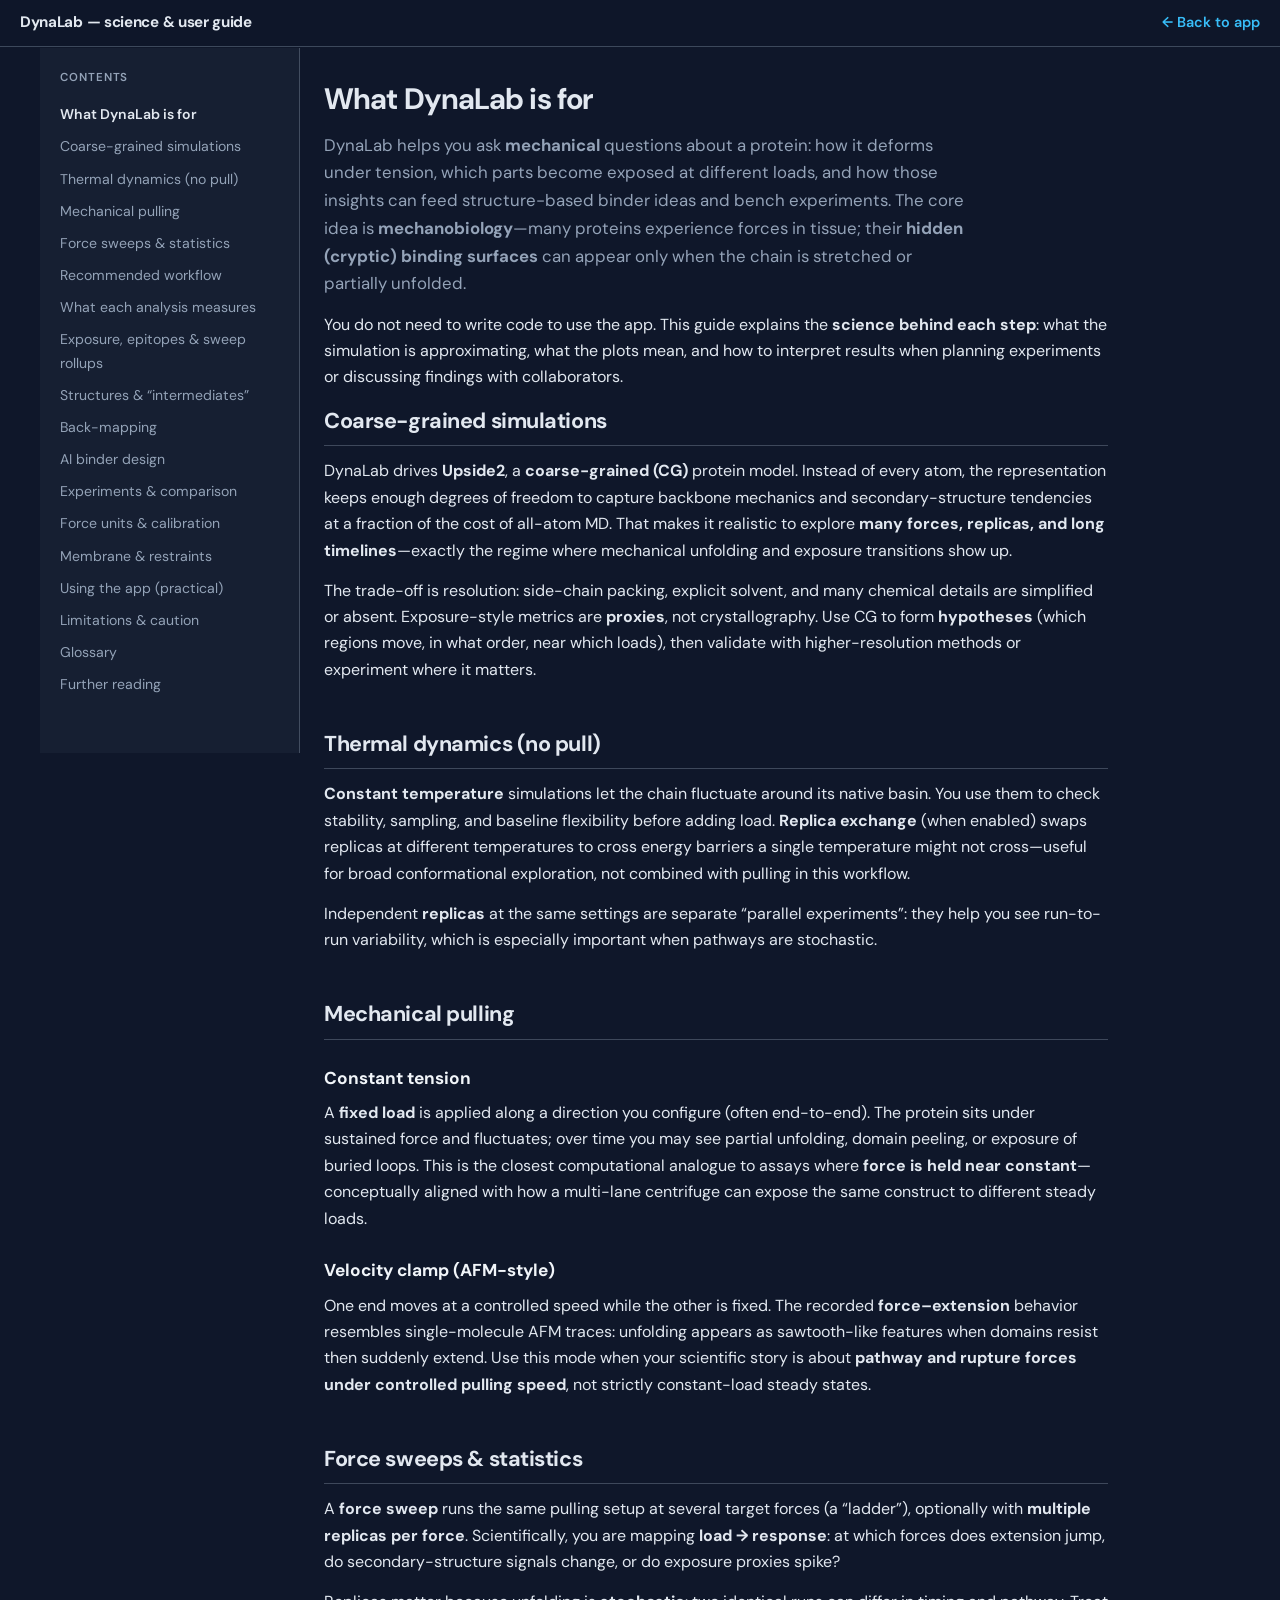
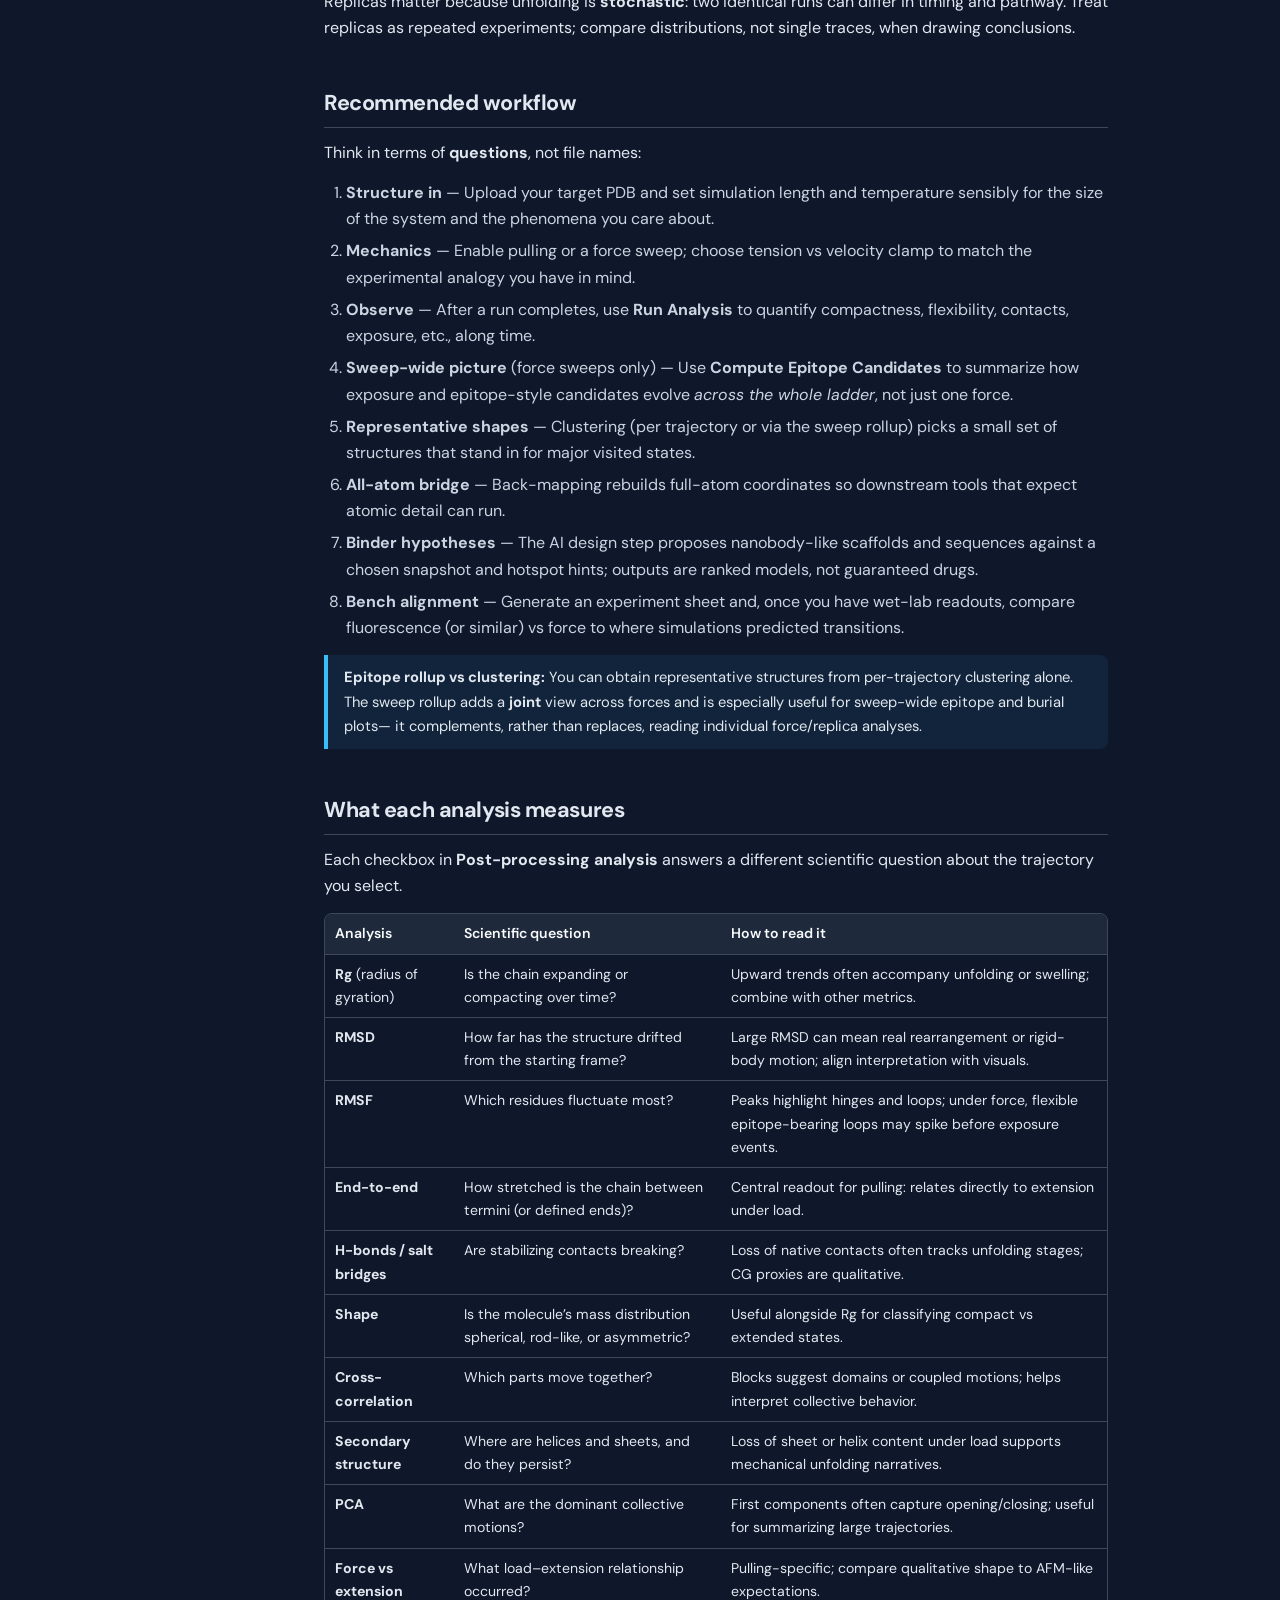
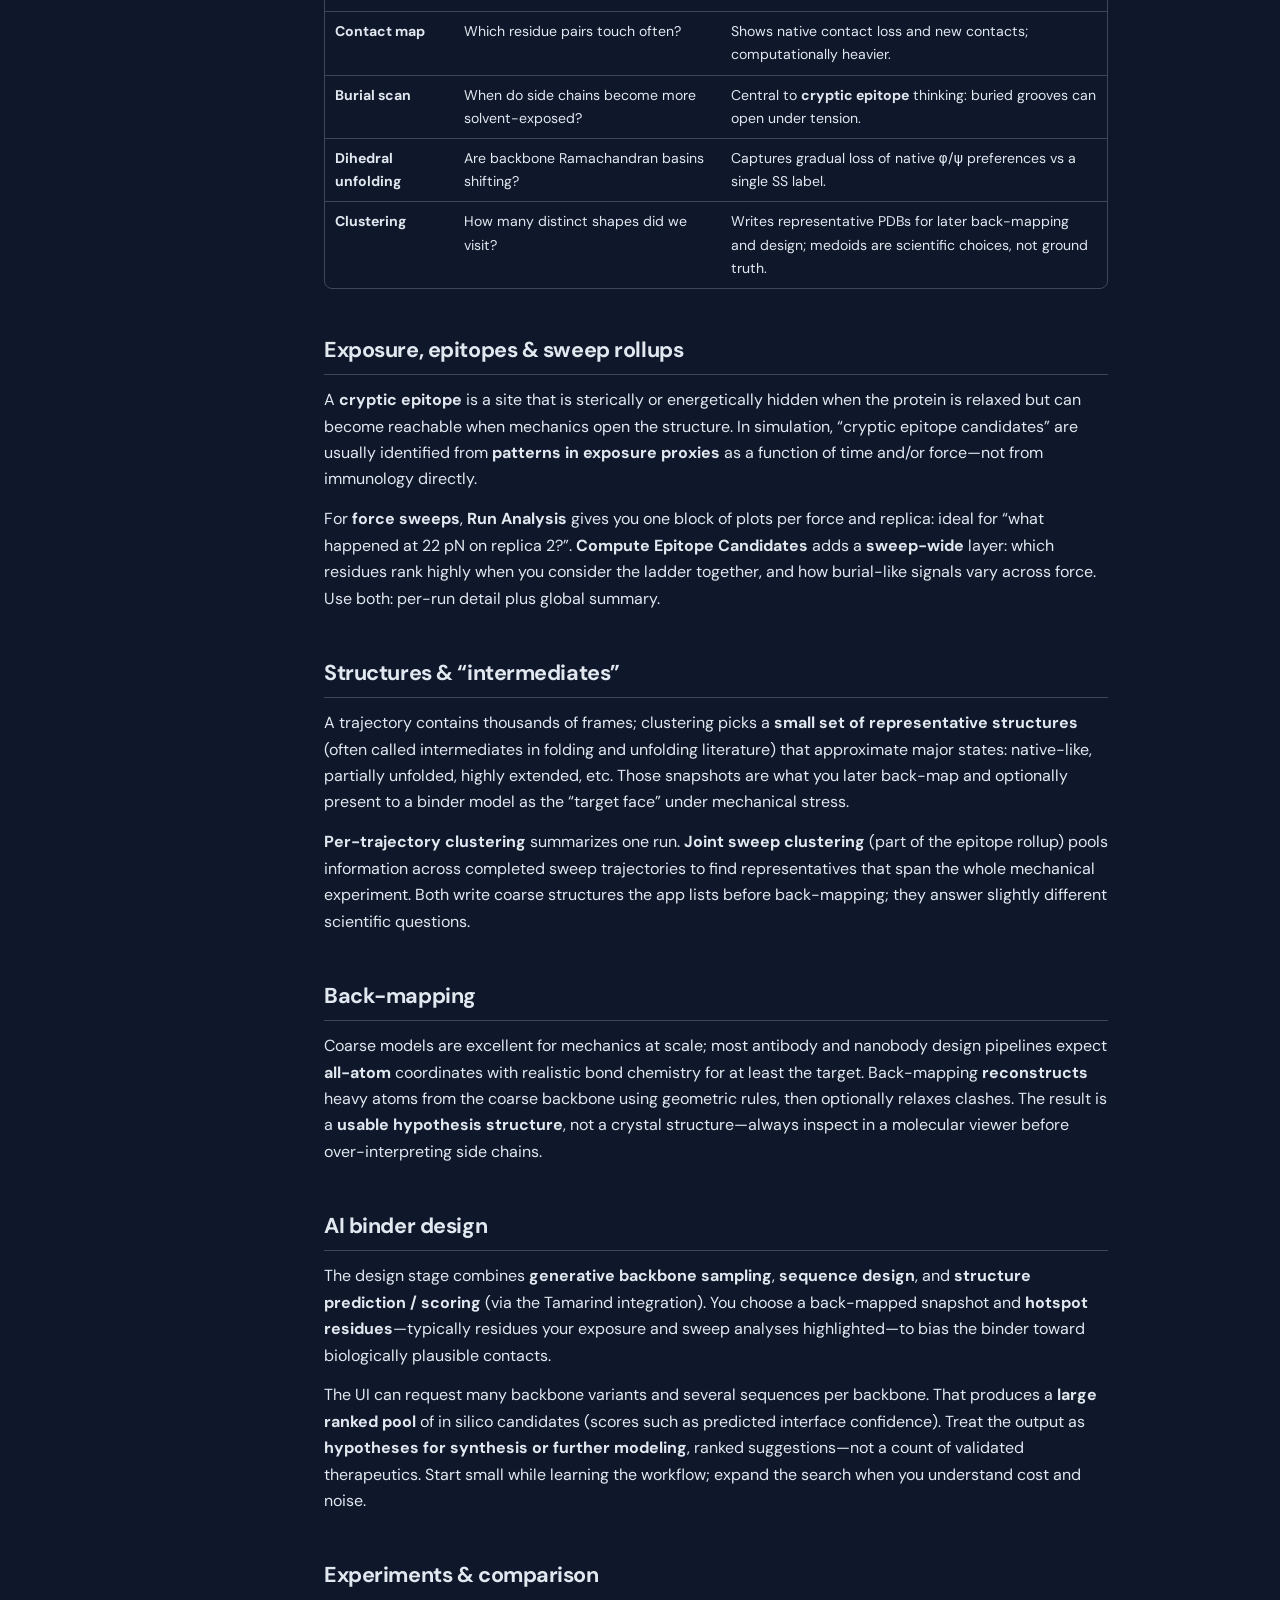
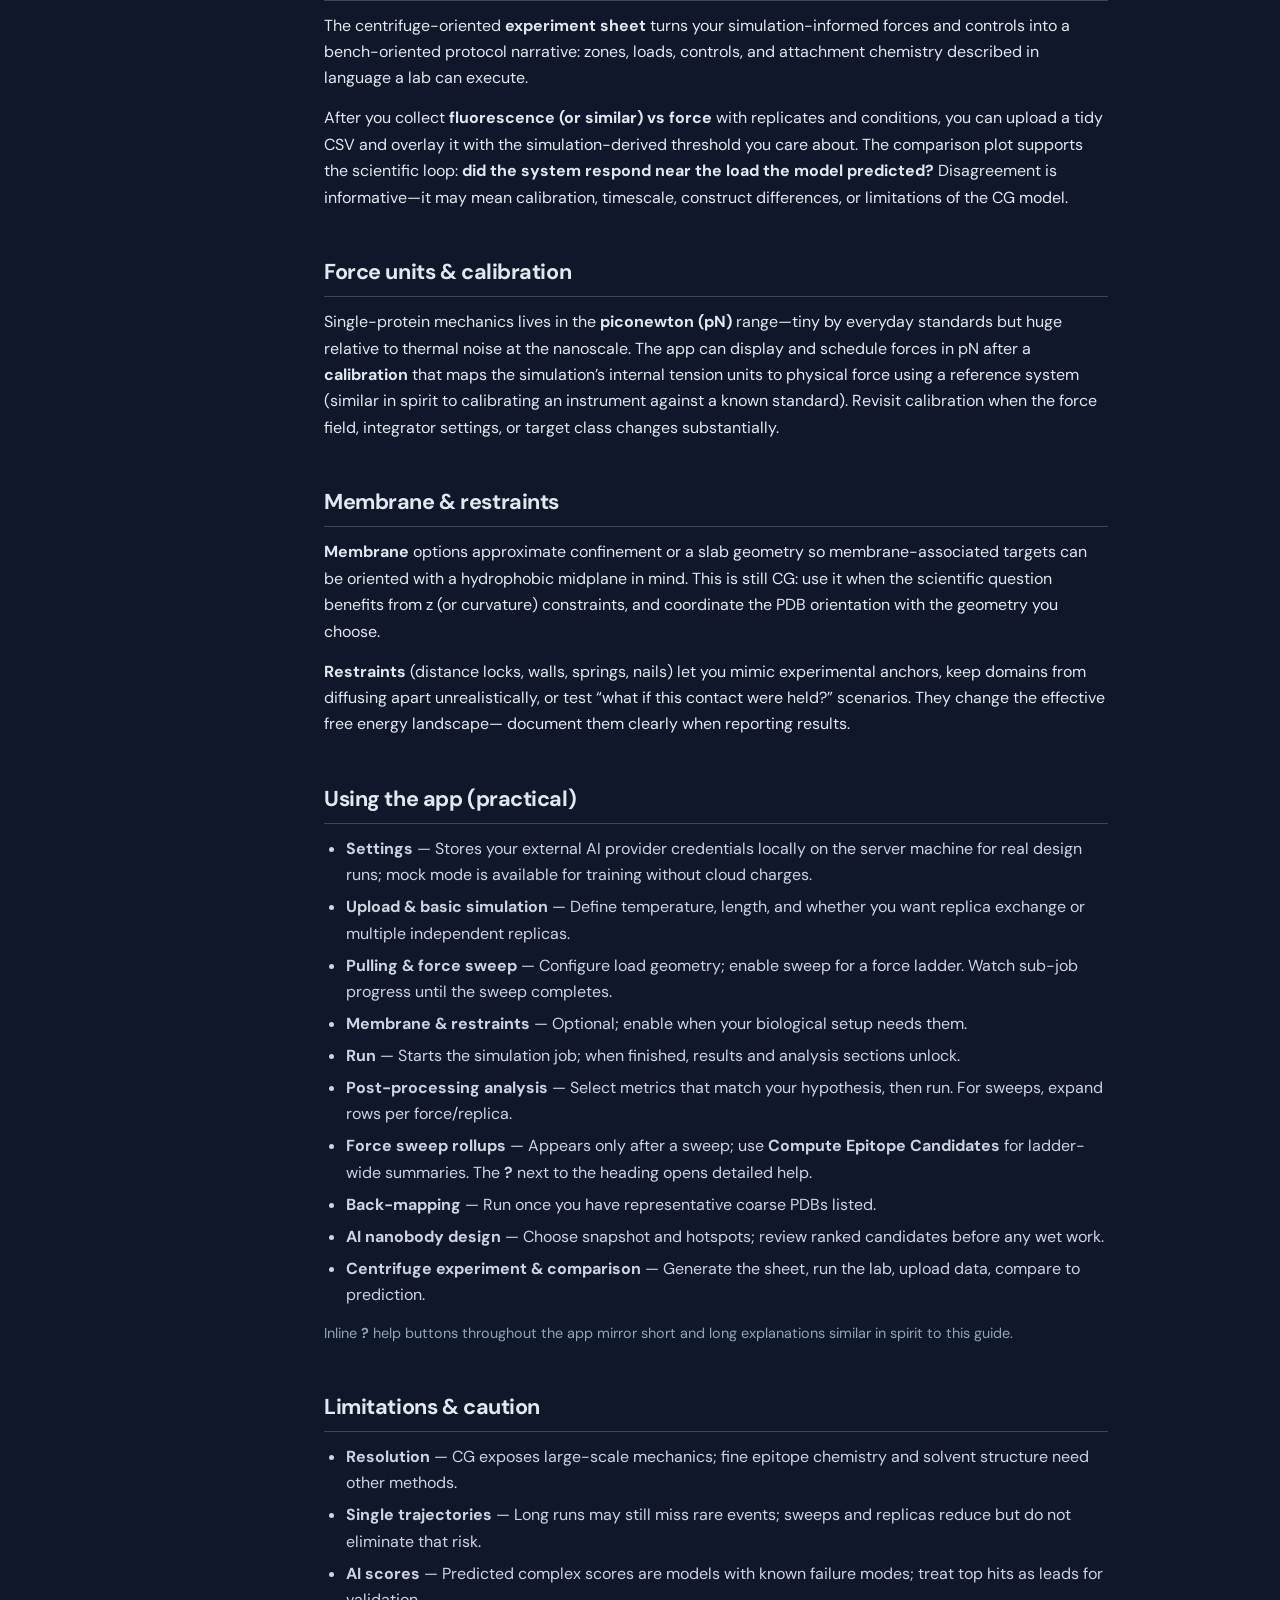
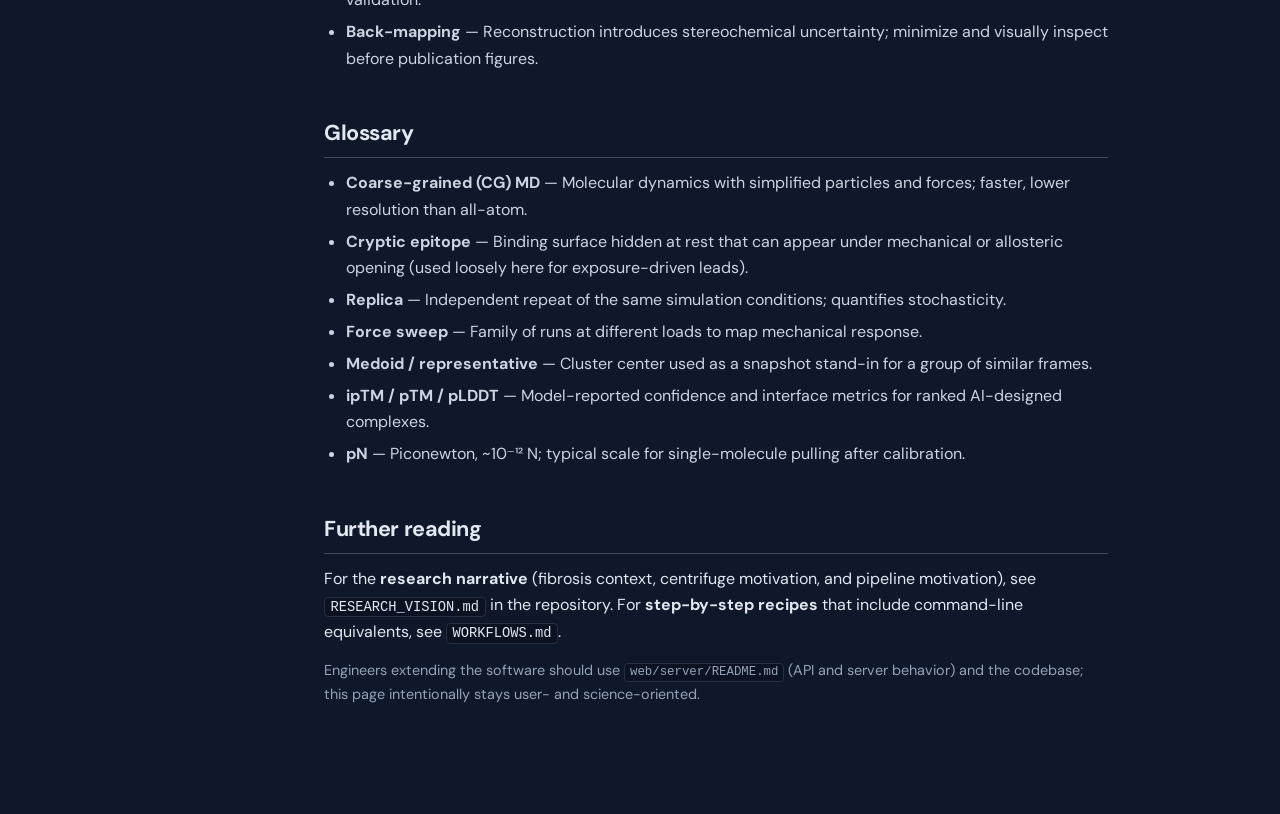
<file: web/intermediate/docs/index.html>
<!DOCTYPE html>
<html lang="en">
<head>
    <meta charset="UTF-8">
    <meta name="viewport" content="width=device-width, initial-scale=1.0">
    <title>DynaLab — Science &amp; user guide</title>
    <link rel="preconnect" href="https://fonts.googleapis.com">
    <link rel="preconnect" href="https://fonts.gstatic.com" crossorigin>
    <link href="https://fonts.googleapis.com/css2?family=DM+Sans:ital,opsz,wght@0,9..40,400;0,9..40,500;0,9..40,600;0,9..40,700&display=swap" rel="stylesheet">
    <link rel="stylesheet" href="docs.css">
</head>
<body>
    <div class="docs-topbar">
        <span class="docs-topbar__title">DynaLab — science &amp; user guide</span>
        <a href="/intermediate/">← Back to app</a>
    </div>

    <div class="docs-layout">
        <nav class="docs-nav" aria-label="Table of contents">
            <h2>Contents</h2>
            <ul>
                <li><a class="docs-nav__hl" href="#overview">What DynaLab is for</a></li>
                <li><a href="#cg-md">Coarse-grained simulations</a></li>
                <li><a href="#thermal">Thermal dynamics (no pull)</a></li>
                <li><a href="#pulling">Mechanical pulling</a></li>
                <li><a href="#sweeps">Force sweeps &amp; statistics</a></li>
                <li><a href="#workflow">Recommended workflow</a></li>
                <li><a href="#analyses">What each analysis measures</a></li>
                <li><a href="#epitopes">Exposure, epitopes &amp; sweep rollups</a></li>
                <li><a href="#intermediates">Structures &amp; “intermediates”</a></li>
                <li><a href="#backmap">Back-mapping</a></li>
                <li><a href="#design">AI binder design</a></li>
                <li><a href="#wet-lab">Experiments &amp; comparison</a></li>
                <li><a href="#forces">Force units &amp; calibration</a></li>
                <li><a href="#membrane">Membrane &amp; restraints</a></li>
                <li><a href="#using-ui">Using the app (practical)</a></li>
                <li><a href="#limitations">Limitations &amp; caution</a></li>
                <li><a href="#glossary">Glossary</a></li>
                <li><a href="#further-reading">Further reading</a></li>
            </ul>
        </nav>

        <main class="docs-main">
            <h1 id="overview">What DynaLab is for</h1>
            <p class="docs-lead">
                DynaLab helps you ask <strong>mechanical</strong> questions about a protein: how it deforms under tension,
                which parts become exposed at different loads, and how those insights can feed structure-based binder
                ideas and bench experiments. The core idea is <strong>mechanobiology</strong>—many proteins experience
                forces in tissue; their <strong>hidden (cryptic) binding surfaces</strong> can appear only when the chain
                is stretched or partially unfolded.
            </p>
            <p>
                You do not need to write code to use the app. This guide explains the <strong>science behind each step</strong>:
                what the simulation is approximating, what the plots mean, and how to interpret results when planning
                experiments or discussing findings with collaborators.
            </p>

            <section id="cg-md">
                <h2>Coarse-grained simulations</h2>
                <p>
                    DynaLab drives <strong>Upside2</strong>, a <strong>coarse-grained (CG)</strong> protein model. Instead of every atom,
                    the representation keeps enough degrees of freedom to capture backbone mechanics and secondary-structure
                    tendencies at a fraction of the cost of all-atom MD. That makes it realistic to explore <strong>many forces,
                    replicas, and long timelines</strong>—exactly the regime where mechanical unfolding and exposure transitions show up.
                </p>
                <p>
                    The trade-off is resolution: side-chain packing, explicit solvent, and many chemical details are simplified or absent.
                    Exposure-style metrics are <strong>proxies</strong>, not crystallography. Use CG to form <strong>hypotheses</strong>
                    (which regions move, in what order, near which loads), then validate with higher-resolution methods or experiment where it matters.
                </p>
            </section>

            <section id="thermal">
                <h2>Thermal dynamics (no pull)</h2>
                <p>
                    <strong>Constant temperature</strong> simulations let the chain fluctuate around its native basin. You use them to
                    check stability, sampling, and baseline flexibility before adding load. <strong>Replica exchange</strong> (when enabled)
                    swaps replicas at different temperatures to cross energy barriers a single temperature might not cross—useful for
                    broad conformational exploration, not combined with pulling in this workflow.
                </p>
                <p>
                    Independent <strong>replicas</strong> at the same settings are separate “parallel experiments”: they help you see
                    run-to-run variability, which is especially important when pathways are stochastic.
                </p>
            </section>

            <section id="pulling">
                <h2>Mechanical pulling</h2>
                <h3>Constant tension</h3>
                <p>
                    A <strong>fixed load</strong> is applied along a direction you configure (often end-to-end). The protein sits under
                    sustained force and fluctuates; over time you may see partial unfolding, domain peeling, or exposure of buried loops.
                    This is the closest computational analogue to assays where <strong>force is held near constant</strong>—conceptually
                    aligned with how a multi-lane centrifuge can expose the same construct to different steady loads.
                </p>
                <h3>Velocity clamp (AFM-style)</h3>
                <p>
                    One end moves at a controlled speed while the other is fixed. The recorded <strong>force–extension</strong> behavior
                    resembles single-molecule AFM traces: unfolding appears as sawtooth-like features when domains resist then suddenly extend.
                    Use this mode when your scientific story is about <strong>pathway and rupture forces under controlled pulling speed</strong>,
                    not strictly constant-load steady states.
                </p>
            </section>

            <section id="sweeps">
                <h2>Force sweeps &amp; statistics</h2>
                <p>
                    A <strong>force sweep</strong> runs the same pulling setup at several target forces (a “ladder”), optionally with
                    <strong>multiple replicas per force</strong>. Scientifically, you are mapping <strong>load → response</strong>:
                    at which forces does extension jump, do secondary-structure signals change, or do exposure proxies spike?
                </p>
                <p>
                    Replicas matter because unfolding is <strong>stochastic</strong>: two identical runs can differ in timing and pathway.
                    Treat replicas as repeated experiments; compare distributions, not single traces, when drawing conclusions.
                </p>
            </section>

            <section id="workflow">
                <h2>Recommended workflow</h2>
                <p>Think in terms of <strong>questions</strong>, not file names:</p>
                <ol>
                    <li><strong>Structure in</strong> — Upload your target PDB and set simulation length and temperature sensibly for the size of the system and the phenomena you care about.</li>
                    <li><strong>Mechanics</strong> — Enable pulling or a force sweep; choose tension vs velocity clamp to match the experimental analogy you have in mind.</li>
                    <li><strong>Observe</strong> — After a run completes, use <strong>Run Analysis</strong> to quantify compactness, flexibility, contacts, exposure, etc., along time.</li>
                    <li><strong>Sweep-wide picture</strong> (force sweeps only) — Use <strong>Compute Epitope Candidates</strong> to summarize how exposure and epitope-style candidates evolve <em>across the whole ladder</em>, not just one force.</li>
                    <li><strong>Representative shapes</strong> — Clustering (per trajectory or via the sweep rollup) picks a small set of structures that stand in for major visited states.</li>
                    <li><strong>All-atom bridge</strong> — Back-mapping rebuilds full-atom coordinates so downstream tools that expect atomic detail can run.</li>
                    <li><strong>Binder hypotheses</strong> — The AI design step proposes nanobody-like scaffolds and sequences against a chosen snapshot and hotspot hints; outputs are ranked models, not guaranteed drugs.</li>
                    <li><strong>Bench alignment</strong> — Generate an experiment sheet and, once you have wet-lab readouts, compare fluorescence (or similar) vs force to where simulations predicted transitions.</li>
                </ol>
                <div class="docs-callout">
                    <strong>Epitope rollup vs clustering:</strong> You can obtain representative structures from per-trajectory clustering alone.
                    The sweep rollup adds a <strong>joint</strong> view across forces and is especially useful for sweep-wide epitope and burial plots—
                    it complements, rather than replaces, reading individual force/replica analyses.
                </div>
            </section>

            <section id="analyses">
                <h2>What each analysis measures</h2>
                <p>Each checkbox in <strong>Post-processing analysis</strong> answers a different scientific question about the trajectory you select.</p>
                <div class="docs-table-wrap">
                    <table>
                        <thead>
                            <tr><th>Analysis</th><th>Scientific question</th><th>How to read it</th></tr>
                        </thead>
                        <tbody>
                            <tr><td><strong>Rg</strong> (radius of gyration)</td><td>Is the chain expanding or compacting over time?</td><td>Upward trends often accompany unfolding or swelling; combine with other metrics.</td></tr>
                            <tr><td><strong>RMSD</strong></td><td>How far has the structure drifted from the starting frame?</td><td>Large RMSD can mean real rearrangement or rigid-body motion; align interpretation with visuals.</td></tr>
                            <tr><td><strong>RMSF</strong></td><td>Which residues fluctuate most?</td><td>Peaks highlight hinges and loops; under force, flexible epitope-bearing loops may spike before exposure events.</td></tr>
                            <tr><td><strong>End-to-end</strong></td><td>How stretched is the chain between termini (or defined ends)?</td><td>Central readout for pulling: relates directly to extension under load.</td></tr>
                            <tr><td><strong>H-bonds / salt bridges</strong></td><td>Are stabilizing contacts breaking?</td><td>Loss of native contacts often tracks unfolding stages; CG proxies are qualitative.</td></tr>
                            <tr><td><strong>Shape</strong></td><td>Is the molecule’s mass distribution spherical, rod-like, or asymmetric?</td><td>Useful alongside Rg for classifying compact vs extended states.</td></tr>
                            <tr><td><strong>Cross-correlation</strong></td><td>Which parts move together?</td><td>Blocks suggest domains or coupled motions; helps interpret collective behavior.</td></tr>
                            <tr><td><strong>Secondary structure</strong></td><td>Where are helices and sheets, and do they persist?</td><td>Loss of sheet or helix content under load supports mechanical unfolding narratives.</td></tr>
                            <tr><td><strong>PCA</strong></td><td>What are the dominant collective motions?</td><td>First components often capture opening/closing; useful for summarizing large trajectories.</td></tr>
                            <tr><td><strong>Force vs extension</strong></td><td>What load–extension relationship occurred?</td><td>Pulling-specific; compare qualitative shape to AFM-like expectations.</td></tr>
                            <tr><td><strong>Contact map</strong></td><td>Which residue pairs touch often?</td><td>Shows native contact loss and new contacts; computationally heavier.</td></tr>
                            <tr><td><strong>Burial scan</strong></td><td>When do side chains become more solvent-exposed?</td><td>Central to <strong>cryptic epitope</strong> thinking: buried grooves can open under tension.</td></tr>
                            <tr><td><strong>Dihedral unfolding</strong></td><td>Are backbone Ramachandran basins shifting?</td><td>Captures gradual loss of native φ/ψ preferences vs a single SS label.</td></tr>
                            <tr><td><strong>Clustering</strong></td><td>How many distinct shapes did we visit?</td><td>Writes representative PDBs for later back-mapping and design; medoids are scientific choices, not ground truth.</td></tr>
                        </tbody>
                    </table>
                </div>
            </section>

            <section id="epitopes">
                <h2>Exposure, epitopes &amp; sweep rollups</h2>
                <p>
                    A <strong>cryptic epitope</strong> is a site that is sterically or energetically hidden when the protein is relaxed but can
                    become reachable when mechanics open the structure. In simulation, “cryptic epitope candidates” are usually identified from
                    <strong>patterns in exposure proxies</strong> as a function of time and/or force—not from immunology directly.
                </p>
                <p>
                    For <strong>force sweeps</strong>, <strong>Run Analysis</strong> gives you one block of plots per force and replica: ideal for
                    “what happened at 22 pN on replica 2?”. <strong>Compute Epitope Candidates</strong> adds a <strong>sweep-wide</strong> layer:
                    which residues rank highly when you consider the ladder together, and how burial-like signals vary across force. Use both:
                    per-run detail plus global summary.
                </p>
            </section>

            <section id="intermediates">
                <h2>Structures &amp; “intermediates”</h2>
                <p>
                    A trajectory contains thousands of frames; clustering picks a <strong>small set of representative structures</strong>
                    (often called intermediates in folding and unfolding literature) that approximate major states: native-like, partially unfolded,
                    highly extended, etc. Those snapshots are what you later back-map and optionally present to a binder model as the “target face”
                    under mechanical stress.
                </p>
                <p>
                    <strong>Per-trajectory clustering</strong> summarizes one run. <strong>Joint sweep clustering</strong> (part of the epitope rollup)
                    pools information across completed sweep trajectories to find representatives that span the whole mechanical experiment.
                    Both write coarse structures the app lists before back-mapping; they answer slightly different scientific questions.
                </p>
            </section>

            <section id="backmap">
                <h2>Back-mapping</h2>
                <p>
                    Coarse models are excellent for mechanics at scale; most antibody and nanobody design pipelines expect <strong>all-atom</strong>
                    coordinates with realistic bond chemistry for at least the target. Back-mapping <strong>reconstructs</strong> heavy atoms from
                    the coarse backbone using geometric rules, then optionally relaxes clashes. The result is a <strong>usable hypothesis structure</strong>,
                    not a crystal structure—always inspect in a molecular viewer before over-interpreting side chains.
                </p>
            </section>

            <section id="design">
                <h2>AI binder design</h2>
                <p>
                    The design stage combines <strong>generative backbone sampling</strong>, <strong>sequence design</strong>, and
                    <strong>structure prediction / scoring</strong> (via the Tamarind integration). You choose a back-mapped snapshot and
                    <strong>hotspot residues</strong>—typically residues your exposure and sweep analyses highlighted—to bias the binder toward
                    biologically plausible contacts.
                </p>
                <p>
                    The UI can request many backbone variants and several sequences per backbone. That produces a <strong>large ranked pool</strong>
                    of in silico candidates (scores such as predicted interface confidence). Treat the output as <strong>hypotheses for synthesis
                    or further modeling</strong>, ranked suggestions—not a count of validated therapeutics. Start small while learning the workflow;
                    expand the search when you understand cost and noise.
                </p>
            </section>

            <section id="wet-lab">
                <h2>Experiments &amp; comparison</h2>
                <p>
                    The centrifuge-oriented <strong>experiment sheet</strong> turns your simulation-informed forces and controls into a bench-oriented
                    protocol narrative: zones, loads, controls, and attachment chemistry described in language a lab can execute.
                </p>
                <p>
                    After you collect <strong>fluorescence (or similar) vs force</strong> with replicates and conditions, you can upload a tidy CSV
                    and overlay it with the simulation-derived threshold you care about. The comparison plot supports the scientific loop:
                    <strong>did the system respond near the load the model predicted?</strong> Disagreement is informative—it may mean calibration,
                    timescale, construct differences, or limitations of the CG model.
                </p>
            </section>

            <section id="forces">
                <h2>Force units &amp; calibration</h2>
                <p>
                    Single-protein mechanics lives in the <strong>piconewton (pN)</strong> range—tiny by everyday standards but huge relative to
                    thermal noise at the nanoscale. The app can display and schedule forces in pN after a <strong>calibration</strong> that maps the
                    simulation’s internal tension units to physical force using a reference system (similar in spirit to calibrating an instrument
                    against a known standard). Revisit calibration when the force field, integrator settings, or target class changes substantially.
                </p>
            </section>

            <section id="membrane">
                <h2>Membrane &amp; restraints</h2>
                <p>
                    <strong>Membrane</strong> options approximate confinement or a slab geometry so membrane-associated targets can be oriented
                    with a hydrophobic midplane in mind. This is still CG: use it when the scientific question benefits from z (or curvature) constraints,
                    and coordinate the PDB orientation with the geometry you choose.
                </p>
                <p>
                    <strong>Restraints</strong> (distance locks, walls, springs, nails) let you mimic experimental anchors, keep domains from
                    diffusing apart unrealistically, or test “what if this contact were held?” scenarios. They change the effective free energy landscape—
                    document them clearly when reporting results.
                </p>
            </section>

            <section id="using-ui">
                <h2>Using the app (practical)</h2>
                <ul>
                    <li><strong>Settings</strong> — Stores your external AI provider credentials locally on the server machine for real design runs; mock mode is available for training without cloud charges.</li>
                    <li><strong>Upload &amp; basic simulation</strong> — Define temperature, length, and whether you want replica exchange or multiple independent replicas.</li>
                    <li><strong>Pulling &amp; force sweep</strong> — Configure load geometry; enable sweep for a force ladder. Watch sub-job progress until the sweep completes.</li>
                    <li><strong>Membrane &amp; restraints</strong> — Optional; enable when your biological setup needs them.</li>
                    <li><strong>Run</strong> — Starts the simulation job; when finished, results and analysis sections unlock.</li>
                    <li><strong>Post-processing analysis</strong> — Select metrics that match your hypothesis, then run. For sweeps, expand rows per force/replica.</li>
                    <li><strong>Force sweep rollups</strong> — Appears only after a sweep; use <strong>Compute Epitope Candidates</strong> for ladder-wide summaries. The <strong>?</strong> next to the heading opens detailed help.</li>
                    <li><strong>Back-mapping</strong> — Run once you have representative coarse PDBs listed.</li>
                    <li><strong>AI nanobody design</strong> — Choose snapshot and hotspots; review ranked candidates before any wet work.</li>
                    <li><strong>Centrifuge experiment &amp; comparison</strong> — Generate the sheet, run the lab, upload data, compare to prediction.</li>
                </ul>
                <p class="docs-muted">Inline <strong>?</strong> help buttons throughout the app mirror short and long explanations similar in spirit to this guide.</p>
            </section>

            <section id="limitations">
                <h2>Limitations &amp; caution</h2>
                <ul>
                    <li><strong>Resolution</strong> — CG exposes large-scale mechanics; fine epitope chemistry and solvent structure need other methods.</li>
                    <li><strong>Single trajectories</strong> — Long runs may still miss rare events; sweeps and replicas reduce but do not eliminate that risk.</li>
                    <li><strong>AI scores</strong> — Predicted complex scores are models with known failure modes; treat top hits as leads for validation.</li>
                    <li><strong>Back-mapping</strong> — Reconstruction introduces stereochemical uncertainty; minimize and visually inspect before publication figures.</li>
                </ul>
            </section>

            <section id="glossary">
                <h2>Glossary</h2>
                <ul>
                    <li><strong>Coarse-grained (CG) MD</strong> — Molecular dynamics with simplified particles and forces; faster, lower resolution than all-atom.</li>
                    <li><strong>Cryptic epitope</strong> — Binding surface hidden at rest that can appear under mechanical or allosteric opening (used loosely here for exposure-driven leads).</li>
                    <li><strong>Replica</strong> — Independent repeat of the same simulation conditions; quantifies stochasticity.</li>
                    <li><strong>Force sweep</strong> — Family of runs at different loads to map mechanical response.</li>
                    <li><strong>Medoid / representative</strong> — Cluster center used as a snapshot stand-in for a group of similar frames.</li>
                    <li><strong>ipTM / pTM / pLDDT</strong> — Model-reported confidence and interface metrics for ranked AI-designed complexes.</li>
                    <li><strong>pN</strong> — Piconewton, ~10⁻¹² N; typical scale for single-molecule pulling after calibration.</li>
                </ul>
            </section>

            <section id="further-reading">
                <h2>Further reading</h2>
                <p>
                    For the <strong>research narrative</strong> (fibrosis context, centrifuge motivation, and pipeline motivation), see
                    <code>RESEARCH_VISION.md</code> in the repository. For <strong>step-by-step recipes</strong> that include command-line equivalents,
                    see <code>WORKFLOWS.md</code>.
                </p>
                <p class="docs-muted">
                    Engineers extending the software should use <code>web/server/README.md</code> (API and server behavior) and the codebase;
                    this page intentionally stays user- and science-oriented.
                </p>
            </section>
        </main>
    </div>
</body>
</html>
</file>
<file: web/intermediate/style.css>
* {
    margin: 0;
    padding: 0;
    box-sizing: border-box;
}

:root {
    --font: "DM Sans", system-ui, -apple-system, BlinkMacSystemFont, sans-serif;
    --bg-gradient: linear-gradient(155deg, #0f172a 0%, #172554 42%, #0e7490 100%);
    --surface: #ffffff;
    --surface-soft: #f1f5f9;
    --border: #e2e8f0;
    --text: #0f172a;
    --text-muted: #64748b;
    --accent: #0ea5e9;
    --accent-strong: #0284c7;
    --accent-soft: rgba(14, 165, 233, 0.12);
    --indigo: #6366f1;
    --radius: 14px;
    --radius-sm: 10px;
    --shadow: 0 4px 24px rgba(15, 23, 42, 0.07);
    --shadow-hover: 0 14px 44px rgba(15, 23, 42, 0.11);
    --stagger-delay: 40ms;
}

html {
    scroll-behavior: smooth;
}

@media (prefers-reduced-motion: reduce) {
    html {
        scroll-behavior: auto;
    }
    *,
    *::before,
    *::after {
        animation-duration: 0.01ms !important;
        animation-iteration-count: 1 !important;
        transition-duration: 0.01ms !important;
    }
}

@keyframes fade-up {
    from {
        opacity: 0;
        transform: translateY(12px);
    }
    to {
        opacity: 1;
        transform: translateY(0);
    }
}

@keyframes help-panel-in {
    from {
        opacity: 0;
        transform: scale(0.96) translateY(8px);
    }
    to {
        opacity: 1;
        transform: scale(1) translateY(0);
    }
}

@keyframes backdrop-in {
    from { opacity: 0; }
    to { opacity: 1; }
}

body {
    font-family: var(--font);
    background: var(--bg-gradient);
    background-attachment: fixed;
    min-height: 100vh;
    color: var(--text);
    line-height: 1.5;
}

.container {
    max-width: 920px;
    margin: 0 auto;
    padding: 1.75rem 1.25rem 3rem;
}

header {
    text-align: center;
    margin-bottom: 1.75rem;
    position: relative;
    animation: fade-up 0.55s ease both;
}

header h1 {
    color: #f8fafc;
    font-size: clamp(1.85rem, 4vw, 2.35rem);
    margin-bottom: 0.35rem;
    font-weight: 700;
    letter-spacing: -0.03em;
}

.subtitle {
    color: rgba(248, 250, 252, 0.75);
    font-size: 1rem;
    font-weight: 500;
    max-width: 28rem;
    margin: 0 auto;
}

main {
    display: flex;
    flex-direction: column;
    gap: 1.1rem;
}

main > .card,
main > .results-section {
    animation: fade-up 0.5s ease both;
}

main > .card:nth-child(1) { animation-delay: calc(1 * var(--stagger-delay)); }
main > .card:nth-child(2) { animation-delay: calc(2 * var(--stagger-delay)); }
main > .card:nth-child(3) { animation-delay: calc(3 * var(--stagger-delay)); }
main > .card:nth-child(4) { animation-delay: calc(4 * var(--stagger-delay)); }
main > .card:nth-child(5) { animation-delay: calc(5 * var(--stagger-delay)); }
main > .card:nth-child(6) { animation-delay: calc(6 * var(--stagger-delay)); }
main > .card:nth-child(7) { animation-delay: calc(7 * var(--stagger-delay)); }

/* Card Styles */
.card {
    background: var(--surface);
    border-radius: var(--radius);
    box-shadow: var(--shadow);
    overflow: hidden;
    border: 1px solid rgba(226, 232, 240, 0.9);
    transition: box-shadow 0.25s ease, transform 0.25s ease;
}

.card:hover {
    box-shadow: var(--shadow-hover);
    transform: translateY(-2px);
}

.card-header {
    background: linear-gradient(135deg, #f8fafc 0%, #f1f5f9 100%);
    padding: 1.1rem 1.35rem;
    border-bottom: 1px solid var(--border);
    display: flex;
    justify-content: space-between;
    align-items: center;
    gap: 0.75rem;
    flex-wrap: wrap;
}

.card-title-group {
    display: flex;
    align-items: center;
    gap: 0.5rem;
    flex: 1;
    min-width: 0;
}

.card-header h2 {
    color: var(--text);
    margin: 0;
    font-size: 1.08rem;
    font-weight: 700;
    letter-spacing: -0.02em;
}

.card-toggle {
    display: flex;
    align-items: center;
    gap: 0.5rem;
    cursor: pointer;
    font-weight: 500;
    color: #4a5568;
}

.card-toggle input[type="checkbox"] {
    width: 18px;
    height: 18px;
    accent-color: var(--accent);
}

.card-content {
    padding: 1.35rem 1.35rem 1.5rem;
}

/* (? ) context help */
.help-btn {
    flex-shrink: 0;
    position: relative;
    z-index: 2;
    display: inline-flex;
    align-items: center;
    justify-content: center;
    width: 1.35rem;
    height: 1.35rem;
    padding: 0;
    border: none;
    border-radius: 50%;
    background: var(--accent-soft);
    color: var(--accent-strong);
    font-size: 0.72rem;
    font-weight: 700;
    font-family: var(--font);
    line-height: 1;
    cursor: pointer;
    transition: background 0.2s ease, color 0.2s ease, transform 0.15s ease;
}

.help-btn:hover {
    background: rgba(14, 165, 233, 0.25);
    color: #0369a1;
    transform: scale(1.08);
}

.help-btn:focus-visible {
    outline: 2px solid var(--accent);
    outline-offset: 2px;
}

.help-btn--inline {
    width: 1.25rem;
    height: 1.25rem;
    font-size: 0.68rem;
}

.label-with-help {
    display: flex;
    align-items: center;
    gap: 0.4rem;
    margin-bottom: 0.5rem;
}

.label-with-help label {
    margin-bottom: 0;
}

/* Checkbox + (?) on one row (e.g. mock client) */
.help-inline-row {
    display: flex;
    align-items: center;
    justify-content: space-between;
    gap: 0.75rem;
    flex-wrap: wrap;
}

.help-inline-row .checkbox-label {
    flex: 1;
    min-width: 0;
}

.section-heading {
    display: flex;
    align-items: center;
    justify-content: space-between;
    gap: 0.75rem;
    margin-bottom: 1rem;
    flex-wrap: wrap;
}

.section-heading h2 {
    color: var(--text);
    font-size: 1.25rem;
    font-weight: 700;
    letter-spacing: -0.02em;
    margin: 0;
}

.subsection-title {
    display: flex;
    align-items: center;
    gap: 0.5rem;
    margin: 1.25rem 0 0.5rem;
    font-size: 1rem;
    font-weight: 600;
    color: var(--text);
    flex-wrap: wrap;
}

h3.subsection-title {
    width: 100%;
}

.restraint-types > .restraint-section:first-child h3.subsection-title {
    margin-top: 0;
}

/* Help modal (above settings dialog) */
.help-modal {
    position: fixed;
    inset: 0;
    z-index: 2000;
    display: flex;
    align-items: center;
    justify-content: center;
    padding: 1.25rem;
}

.help-modal.hidden {
    display: none;
}

.help-modal__backdrop {
    position: absolute;
    inset: 0;
    background: rgba(15, 23, 42, 0.55);
    animation: backdrop-in 0.25s ease both;
}

.help-modal__panel {
    position: relative;
    z-index: 1;
    width: 100%;
    max-width: 32rem;
    max-height: min(78vh, 540px);
    display: flex;
    flex-direction: column;
    background: var(--surface);
    border-radius: var(--radius);
    box-shadow: 0 24px 64px rgba(15, 23, 42, 0.25);
    border: 1px solid var(--border);
    animation: help-panel-in 0.35s cubic-bezier(0.22, 1, 0.36, 1) both;
    overflow: hidden;
}

.help-modal__header {
    display: flex;
    align-items: flex-start;
    justify-content: space-between;
    gap: 1rem;
    padding: 1.1rem 1.15rem;
    border-bottom: 1px solid var(--border);
    background: linear-gradient(135deg, #f8fafc, #fff);
}

.help-modal__title {
    margin: 0;
    font-size: 1.05rem;
    font-weight: 700;
    color: var(--text);
    line-height: 1.35;
}

.help-modal__close {
    flex-shrink: 0;
    width: 2rem;
    height: 2rem;
    border: none;
    border-radius: var(--radius-sm);
    background: var(--surface-soft);
    color: var(--text-muted);
    font-size: 1.35rem;
    line-height: 1;
    cursor: pointer;
    transition: background 0.15s ease, color 0.15s ease;
}

.help-modal__close:hover {
    background: #e2e8f0;
    color: var(--text);
}

.help-modal__body {
    padding: 1.1rem 1.15rem 1.25rem;
    overflow-y: auto;
    font-size: 0.92rem;
    color: #334155;
    line-height: 1.6;
}

.help-modal__body p {
    margin-bottom: 0.85rem;
}

.help-modal__body p:last-child {
    margin-bottom: 0;
}

.help-modal__body code {
    font-size: 0.86em;
    background: var(--surface-soft);
    padding: 0.12em 0.35em;
    border-radius: 4px;
}

.help-modal__media {
    margin: 0.75rem 0 1rem;
    text-align: center;
}

.help-modal__media img {
    max-width: 100%;
    height: auto;
    vertical-align: middle;
    border-radius: var(--radius-sm);
    border: 1px solid var(--border);
    background: var(--surface-soft);
}

.help-modal__caption {
    margin-top: 0.45rem;
    font-size: 0.82rem;
    color: #64748b;
    line-height: 1.45;
}

.help-modal__overview {
    margin-bottom: 0.25rem;
}

.help-modal__actions {
    margin: 0.85rem 0 0.35rem;
}

.help-modal__more-toggle {
    display: inline-flex;
    align-items: center;
    justify-content: center;
    padding: 0.45rem 0.95rem;
    border-radius: var(--radius-sm);
    border: 1px solid var(--accent);
    background: var(--surface);
    color: var(--accent-strong);
    font-size: 0.86rem;
    font-weight: 600;
    font-family: var(--font);
    cursor: pointer;
    transition: background 0.2s ease, color 0.2s ease, border-color 0.2s ease;
}

.help-modal__more-toggle:hover {
    background: var(--accent-soft);
}

.help-modal__more-toggle:focus-visible {
    outline: 2px solid var(--accent);
    outline-offset: 2px;
}

.help-modal__detail {
    margin-top: 0.65rem;
    padding-top: 0.85rem;
    border-top: 1px solid var(--border);
}

.help-modal__detail-heading {
    margin: 0 0 0.65rem;
    font-size: 0.95rem;
    font-weight: 700;
    color: var(--text);
    letter-spacing: -0.02em;
}

.help-modal__detail-prose {
    font-size: 0.88rem;
    color: #334155;
    line-height: 1.65;
}

.help-modal__detail-prose p {
    margin: 0 0 0.75rem;
}

.help-modal__detail-prose p:last-child {
    margin-bottom: 0;
}

.help-modal__detail-prose h4 {
    margin: 1rem 0 0.4rem;
    font-size: 0.88rem;
    font-weight: 600;
    color: #0f172a;
}

.help-modal__detail-prose h4:first-child {
    margin-top: 0;
}

.help-modal__detail-prose ul {
    margin: 0.35rem 0 0.75rem 1.1rem;
    padding: 0;
}

.help-modal__detail-prose li {
    margin-bottom: 0.35rem;
}

/* Grey out disabled sections but keep (?) help clickable — never use pointer-events:none
   on the whole .card-content; it blocks children in most browsers. */
.card-content.disabled {
    opacity: 0.55;
}

.card-content.disabled input:not([type="checkbox"]):not([type="radio"]),
.card-content.disabled select,
.card-content.disabled textarea,
.card-content.disabled .slider-container,
.card-content.disabled .file-upload,
.card-content.disabled .afm-entry,
.card-content.disabled .tension-entries,
.card-content.disabled .restraint-text-area,
.card-content.disabled .add-btn,
.card-content.disabled .remove-afm-btn,
.card-content.disabled .remove-tension-btn,
.card-content.disabled .remove-distance-lock-btn,
.card-content.disabled .run-button {
    pointer-events: none;
}

/* Optional simulation cards: overlay when master toggle is off */
.sim-card-interactive-stack {
    position: relative;
}

.sim-card-guard-blocker {
    display: none;
    position: absolute;
    inset: 0;
    z-index: 10;
    margin: 0;
    padding: 0;
    border: none;
    border-radius: var(--radius-sm);
    background: transparent;
    cursor: not-allowed;
}

.card-content.disabled > .sim-card-interactive-stack > .sim-card-guard-blocker {
    display: block;
}

.sim-card-guard-message {
    font-size: 0.8125rem;
    color: #2b6cb0;
    margin: 0 0 0.5rem 0;
    min-height: 1.25em;
    line-height: 1.35;
}

h3 {
    color: #4a5568;
    margin-bottom: 1rem;
    font-size: 1.1rem;
    font-weight: 500;
}

h4 {
    color: #2d3748;
    margin-bottom: 0.75rem;
    font-size: 1rem;
    font-weight: 500;
}

/* -------------------------------------------------------------------------
   Unified text fields, selects, textareas (same font, height, padding)
   Excludes range, checkbox, radio, file, button, hidden.
   ------------------------------------------------------------------------- */
select,
textarea,
input:not([type]),
input:where([type="text"], [type="email"], [type="number"], [type="password"], [type="search"], [type="tel"], [type="url"]) {
    font-family: var(--font);
    font-size: 0.9375rem;
    line-height: 1.4;
    width: 100%;
    max-width: 100%;
    min-height: 2.75rem;
    padding: 0.5625rem 0.75rem;
    border: 1px solid var(--border);
    border-radius: var(--radius-sm);
    background: var(--surface);
    color: var(--text);
    box-sizing: border-box;
    transition: border-color 0.15s ease, box-shadow 0.15s ease;
}

select {
    appearance: none;
    background-image: url("data:image/svg+xml,%3Csvg xmlns='http://www.w3.org/2000/svg' width='12' height='12' viewBox='0 0 12 12'%3E%3Cpath fill='%2364748b' d='M3 4.5L6 8l3-3.5'/%3E%3C/svg%3E");
    background-repeat: no-repeat;
    background-position: right 0.65rem center;
    padding-right: 2rem;
    cursor: pointer;
}

select:focus,
textarea:focus,
input:not([type]):focus,
input:where([type="text"], [type="email"], [type="number"], [type="password"], [type="search"], [type="tel"], [type="url"]):focus {
    outline: none;
    border-color: var(--accent);
    box-shadow: 0 0 0 3px var(--accent-soft);
}

/* Input Groups */
.input-group {
    margin-bottom: 1.5rem;
}

.input-group label {
    display: block;
    font-weight: 600;
    color: #2d3748;
    margin-bottom: 0.5rem;
}

/* File upload styles */
.file-upload {
    position: relative;
    display: inline-block;
    width: 100%;
}

#pdb-file {
    position: absolute;
    opacity: 0;
    width: 100%;
    height: 100%;
    cursor: pointer;
}

.file-label {
    display: flex;
    flex-direction: column;
    align-items: center;
    justify-content: center;
    width: 100%;
    height: 120px;
    border: 2px dashed #cbd5e0;
    border-radius: 8px;
    background: #f7fafc;
    cursor: pointer;
    transition: all 0.3s ease;
}

.file-label:hover {
    border-color: var(--accent);
    background: #edf2f7;
}

.upload-icon {
    font-size: 2rem;
    margin-bottom: 0.5rem;
}

.file-info {
    margin-top: 1rem;
    padding: 0.75rem;
    background: #e6fffa;
    border: 1px solid #81e6d9;
    border-radius: 6px;
    color: #234e52;
}

/* Configuration styles */
.config-grid {
    display: grid;
    grid-template-columns: repeat(auto-fit, minmax(300px, 1fr));
    gap: 2rem;
}

.config-group {
    display: flex;
    flex-direction: column;
}

.config-group label {
    font-weight: 600;
    color: #2d3748;
    margin-bottom: 0.5rem;
}

.config-group select {
    margin-bottom: 0.5rem;
}

.slider-container {
    display: flex;
    align-items: center;
    gap: 1rem;
    margin-bottom: 0.5rem;
}

.slider-container input[type="range"] {
    flex: 1;
    height: 6px;
    border-radius: 3px;
    background: #e2e8f0;
    outline: none;
    -webkit-appearance: none;
}

.slider-container input[type="range"]::-webkit-slider-thumb {
    -webkit-appearance: none;
    appearance: none;
    width: 20px;
    height: 20px;
    border-radius: 50%;
    background: var(--accent);
    cursor: pointer;
    border: 2px solid white;
    box-shadow: 0 2px 4px rgba(0, 0, 0, 0.2);
}

.slider-container input[type="range"]::-moz-range-thumb {
    width: 20px;
    height: 20px;
    border-radius: 50%;
    background: var(--accent);
    cursor: pointer;
    border: 2px solid white;
    box-shadow: 0 2px 4px rgba(0, 0, 0, 0.2);
}

.slider-value {
    font-weight: 600;
    color: var(--accent);
    min-width: 60px;
    text-align: center;
    background: #f7fafc;
    padding: 0.25rem 0.5rem;
    border-radius: 4px;
}

.param-description {
    color: #718096;
    font-size: 0.9rem;
    line-height: 1.4;
}

.temp-params .subsection-title {
    margin-top: 0;
}

/* Checkbox styles */
.checkbox-group {
    display: flex;
    flex-direction: column;
    gap: 0.5rem;
}

.checkbox-label {
    display: flex;
    align-items: center;
    gap: 0.5rem;
    cursor: pointer;
    font-weight: normal;
}

.checkbox-label input[type="checkbox"] {
    width: 18px;
    height: 18px;
    accent-color: var(--accent);
}

/* XYZ Input styles */
.xyz-inputs {
    display: grid;
    grid-template-columns: 1fr 1fr 1fr;
    gap: 0.5rem;
}

.xyz-inputs input {
    min-width: 0;
}

.xyz-inputs input:focus {
    outline: none;
    border-color: var(--accent);
    box-shadow: 0 0 0 3px var(--accent-soft);
}

/* AFM Entry styles */
.afm-entry {
    background: #f8f9fa;
    border: 1px solid #e2e8f0;
    border-radius: 8px;
    padding: 1.5rem;
    margin-bottom: 1rem;
}

.afm-entry-header {
    display: flex;
    justify-content: space-between;
    align-items: center;
    margin-bottom: 1rem;
}

.afm-entry-header h4 {
    margin: 0;
    color: #2d3748;
    font-size: 1rem;
    font-weight: 600;
}

.afm-grid {
    display: grid;
    grid-template-columns: 1fr 1fr;
    gap: 1.5rem;
    margin-bottom: 1rem;
}

.afm-grid:last-child {
    margin-bottom: 0;
}

/* Restraint text area styles */
.restraint-text-area {
    margin-top: 1rem;
}

.restraint-text-area label {
    display: block;
    font-weight: 600;
    color: #2d3748;
    margin-bottom: 0.5rem;
}

.restraint-text-area textarea {
    min-height: 100px;
    resize: vertical;
    font-family: var(--font);
}

.restraint-text-area textarea:focus {
    outline: none;
    border-color: var(--accent);
    box-shadow: 0 0 0 3px var(--accent-soft);
}

/* Button styles */
.add-btn {
    background: #48bb78;
    color: white;
    border: none;
    padding: 0.75rem 1.5rem;
    border-radius: 6px;
    cursor: pointer;
    font-size: 0.9rem;
    transition: background 0.2s ease;
    margin-top: 1rem;
}

.add-btn:hover {
    background: #38a169;
}

.remove-afm-btn, .remove-wall-btn, .remove-wall-pair-btn, .remove-spring-const-btn, .remove-spring-pair-btn, .remove-nail-btn, .remove-distance-lock-btn {
    background: #e53e3e;
    color: white;
    border: none;
    padding: 0.5rem 1rem;
    border-radius: 4px;
    cursor: pointer;
    font-size: 0.8rem;
    transition: background 0.2s ease;
}

.remove-afm-btn:hover, .remove-wall-btn:hover, .remove-wall-pair-btn:hover, .remove-spring-const-btn:hover, .remove-spring-pair-btn:hover, .remove-nail-btn:hover, .remove-distance-lock-btn:hover {
    background: #c53030;
}

/* Restraint styles */
.restraint-section {
    margin-bottom: 2rem;
    padding-bottom: 1.5rem;
    border-bottom: 1px solid #e2e8f0;
}

.restraint-section:last-child {
    border-bottom: none;
}

.restraint-controls {
    display: flex;
    gap: 1.5rem;
    margin-bottom: 1rem;
    flex-wrap: wrap;
}

.restraint-entries {
    margin-top: 1rem;
}

.afm-row--distance-lock-stiff {
    margin-top: 0.35rem;
}

.afm-field--full {
    grid-column: 1 / -1;
}

.distance-lock-spring-column .distance-lock-k-field {
    margin-top: 0;
}

.distance-lock-spring-column .distance-lock-k-field:not(.hidden) {
    margin-top: 0.25rem;
}

.distance-lock-spring-column .distance-lock-rigid-hint {
    margin: 0.35rem 0 0;
    font-size: 0.88rem;
    line-height: 1.4;
}

.distance-lock-stiffness-radios {
    display: flex;
    flex-direction: column;
    gap: 0.25rem;
    margin-top: 0.2rem;
}

.afm-field--full .distance-lock-stiffness-radios {
    flex-direction: row;
    flex-wrap: wrap;
    gap: 0.35rem 1.25rem;
}

.distance-lock-stiffness-radios .checkbox-label {
    margin-bottom: 0;
}

/* Run section */
.run-preview {
    background: #f8f9fa;
    padding: 1.5rem;
    border-radius: 8px;
    margin-bottom: 1.5rem;
}

.config-summary {
    font-family: 'Consolas', 'Monaco', monospace;
    font-size: 0.9rem;
    color: #4a5568;
    line-height: 1.5;
    white-space: pre-line;
}

.run-button {
    background: linear-gradient(135deg, var(--accent) 0%, var(--indigo) 100%);
    color: white;
    border: none;
    padding: 12px 28px;
    border-radius: var(--radius-sm);
    font-size: 0.95rem;
    font-weight: 600;
    font-family: var(--font);
    cursor: pointer;
    display: inline-flex;
    align-items: center;
    gap: 10px;
    transition: transform 0.2s ease, box-shadow 0.2s ease;
}

.run-button:hover:not(:disabled) {
    transform: translateY(-2px);
    box-shadow: 0 8px 24px rgba(14, 165, 233, 0.35);
}

.run-button:disabled {
    background: #a0aec0;
    cursor: not-allowed;
}

.run-button--secondary {
    background: #edf2f7;
    color: #2d3748;
    border: 1px solid #cbd5e0;
    box-shadow: none;
}

.run-button--secondary:hover:not(:disabled) {
    background: #e2e8f0;
    box-shadow: 0 4px 12px rgba(0, 0, 0, 0.08);
    transform: translateY(-1px);
}

.run-button--secondary:disabled {
    opacity: 0.65;
    transform: none;
    box-shadow: none;
}

.simulation-compatibility-panel {
    margin-top: 1.5rem;
    padding: 1rem 1.1rem;
    background: #f0f9ff;
    border: 1px solid #bae6fd;
    border-radius: var(--radius-sm);
}

.simulation-compatibility-panel .subsection-title {
    margin-top: 0;
    font-size: 1rem;
    color: #0c4a6e;
}

.simulation-rules-list {
    margin: 0.5rem 0 0;
    padding-left: 1.25rem;
    color: #334155;
    font-size: 0.88rem;
    line-height: 1.45;
}

.simulation-rules-list li {
    margin-bottom: 0.4rem;
}

.simulation-rules-current {
    margin: 0.75rem 0 0;
    font-size: 0.88rem;
    font-weight: 600;
    color: #0f172a;
}

.simulation-rules-feedback {
    margin: 0.5rem 0 0;
    min-height: 1.2em;
    font-size: 0.88rem;
    color: #b45309;
    font-weight: 500;
}

.run-button-stack {
    position: relative;
    display: inline-block;
    margin-top: 0.5rem;
}

.run-btn-incompat-overlay {
    display: none;
    position: absolute;
    inset: 0;
    z-index: 3;
    cursor: not-allowed;
    border-radius: var(--radius-sm);
    background: transparent;
}

.run-button-stack.has-incompat .run-btn-incompat-overlay {
    display: block;
}

.run-button-stack.has-incompat #run-btn {
    opacity: 0.62;
    filter: grayscale(0.12);
}

.analysis-actions {
    display: flex;
    flex-wrap: wrap;
    align-items: center;
    gap: 0.75rem;
    margin-top: 1rem;
}

.analysis-results.analysis-results--stacked {
    display: flex;
    flex-direction: column;
    gap: 1rem;
    margin-top: 1.5rem;
    width: 100%;
    max-width: 100%;
}

.analysis-results.analysis-results--stacked .analysis-replica-details {
    width: 100%;
    max-width: 100%;
    box-sizing: border-box;
}

.analysis-results.analysis-results--stacked .analysis-replica-inner,
.analysis-results.analysis-results--stacked .analysis-replica-details-body .analysis-replica-inner {
    display: grid;
    grid-template-columns: 1fr;
    gap: 1.25rem;
    width: 100%;
    max-width: 100%;
    margin-top: 0;
}

.analysis-results.analysis-results--stacked .analysis-result-card {
    max-width: 100%;
    box-sizing: border-box;
}

.analysis-results.analysis-results--stacked .analysis-result-card img {
    max-width: 100%;
    height: auto;
}

.spinner {
    width: 16px;
    height: 16px;
    border: 2px solid transparent;
    border-top: 2px solid white;
    border-radius: 50%;
    animation: spin 1s linear infinite;
}

@keyframes spin {
    0% { transform: rotate(0deg); }
    100% { transform: rotate(360deg); }
}

/* Progress inside Run card (single job + sweep share this block) */
.run-card .progress-section--in-run-card {
    margin-top: 1.25rem;
    padding: 1.1rem 0 0;
    border-top: 1px solid var(--border);
    background: transparent;
    box-shadow: none;
    border-radius: 0;
    border: none;
}

.run-card .progress-section--in-run-card .section-heading h2 {
    font-size: 1.08rem;
    margin-bottom: 0.85rem;
}

/* Progress section */
.progress-section, .results-section {
    background: var(--surface);
    border-radius: var(--radius);
    padding: 1.35rem 1.35rem 1.5rem;
    box-shadow: var(--shadow);
    margin-top: 0;
    border: 1px solid rgba(226, 232, 240, 0.9);
}

.progress-section h2, .results-section h2 {
    color: #2d3748;
    margin-bottom: 1.5rem;
    font-size: 1.4rem;
    font-weight: 600;
}

.progress-bar {
    width: 100%;
    height: 8px;
    background: #e2e8f0;
    border-radius: 4px;
    overflow: hidden;
    margin-bottom: 1rem;
}

.progress-fill {
    height: 100%;
    background: linear-gradient(90deg, var(--accent), var(--indigo));
    width: 0%;
    transition: width 0.35s ease;
}

.progress-text {
    color: #4a5568;
    font-weight: 500;
    margin-bottom: 1rem;
}

.progress-details {
    margin-bottom: 1rem;
}

.progress-stats {
    display: flex;
    gap: 2rem;
    flex-wrap: wrap;
}

.progress-stats span {
    background: #f7fafc;
    padding: 0.5rem 1rem;
    border-radius: 6px;
    font-family: 'Consolas', 'Monaco', monospace;
    font-size: 0.9rem;
    color: #4a5568;
}

.log-output {
    background: #1a202c;
    color: #e2e8f0;
    padding: 1rem;
    border-radius: 6px;
    font-family: 'Consolas', 'Monaco', monospace;
    font-size: 0.9rem;
    max-height: 200px;
    overflow-y: auto;
    white-space: pre-line;
}

/* Results section */
.results-grid {
    display: grid;
    grid-template-columns: repeat(auto-fit, minmax(280px, 1fr));
    gap: 1.5rem;
}

.result-card {
    background: #f7fafc;
    border: 1px solid #e2e8f0;
    border-radius: 8px;
    padding: 1.5rem;
}

.result-card h3 {
    color: #2d3748;
    margin-bottom: 1rem;
}

.result-card p {
    color: #718096;
    margin-bottom: 1rem;
}

.result-card code {
    background: #edf2f7;
    padding: 2px 6px;
    border-radius: 3px;
    font-family: 'Consolas', 'Monaco', monospace;
}

.download-btn {
    background: #48bb78;
    color: white;
    border: none;
    padding: 8px 16px;
    border-radius: 4px;
    cursor: pointer;
    font-size: 0.9rem;
    transition: background 0.2s ease;
}

.download-btn:hover {
    background: #38a169;
}

.chart-container {
    background: #f8f9fa;
    border-radius: 6px;
    padding: 1rem;
    text-align: center;
}

.result-summary {
    background: #f8f9fa;
    padding: 1rem;
    border-radius: 6px;
    font-family: 'Consolas', 'Monaco', monospace;
    font-size: 0.9rem;
    color: #4a5568;
    line-height: 1.5;
    margin-bottom: 1rem;
    white-space: pre-line;
}

.hidden {
    display: none;
}

/* Post-processing analysis section */
.analysis-options {
    display: flex;
    flex-direction: column;
    gap: 0.45rem;
    margin: 1rem 0 1.5rem;
}

.analysis-option-row {
    display: flex;
    align-items: stretch;
    gap: 0.5rem;
    background: var(--surface-soft);
    border: 1px solid var(--border);
    border-radius: var(--radius-sm);
    padding: 0.45rem 0.65rem;
    transition: border-color 0.2s ease, background 0.2s ease;
}

.analysis-option-row:hover {
    border-color: rgba(14, 165, 233, 0.35);
    background: #fff;
}

.analysis-option-row .checkbox-label {
    flex: 1;
    margin: 0;
    padding: 0.2rem 0;
    align-items: flex-start;
    line-height: 1.35;
    border: none;
    background: transparent;
}

.analysis-option-row .help-btn {
    align-self: flex-start;
    margin-top: 0.15rem;
    z-index: 2;
}

.analysis-option-row--pca .checkbox-label span {
    flex-wrap: wrap;
}

.analysis-options .checkbox-label span {
    color: #4a5568;
    font-size: 0.9rem;
}

.analysis-options code {
    background: #edf2f7;
    padding: 1px 6px;
    border-radius: 3px;
    font-family: 'Consolas', 'Monaco', monospace;
    font-size: 0.85em;
}

.pca-config {
    display: inline-flex;
    align-items: center;
    gap: 0.4rem;
    margin-left: 0.5rem;
    padding: 0.2rem 0.45rem;
    background: var(--surface-soft);
    border: 1px solid var(--border);
    border-radius: var(--radius-sm);
    font-size: 0.9375rem;
}

.pca-config label {
    color: #4a5568;
    font-weight: 500;
    margin: 0;
}

.pca-config input[type="number"] {
    width: 3.6rem;
    min-width: 3.6rem;
    max-width: 5rem;
    padding-left: 0.45rem;
    padding-right: 0.45rem;
}

.analysis-results {
    display: grid;
    grid-template-columns: repeat(auto-fit, minmax(360px, 1fr));
    gap: 1.5rem;
    margin-top: 1.5rem;
}

.analysis-result-card {
    background: #f7fafc;
    border: 1px solid #e2e8f0;
    border-radius: 8px;
    padding: 1rem;
}

.analysis-result-card h3 {
    color: #2d3748;
    margin-bottom: 0.5rem;
    font-size: 1.05rem;
}

.analysis-result-card .analysis-description {
    color: #718096;
    font-size: 0.85rem;
    margin-bottom: 0.75rem;
}

.analysis-result-card img {
    width: 100%;
    height: auto;
    border-radius: 4px;
    background: white;
    border: 1px solid #e2e8f0;
}

.analysis-result-card .analysis-stats {
    margin-top: 0.5rem;
    font-family: 'Consolas', 'Monaco', monospace;
    font-size: 0.8rem;
    color: #4a5568;
    background: #fff;
    border: 1px solid #e2e8f0;
    border-radius: 4px;
    padding: 0.5rem 0.75rem;
}

.analysis-result-card .analysis-error {
    color: #c53030;
    font-size: 0.85rem;
    background: #fff5f5;
    border: 1px solid #fed7d7;
    border-radius: 4px;
    padding: 0.5rem 0.75rem;
}

.analysis-replica-block {
    margin-bottom: 2rem;
    padding-bottom: 1.5rem;
    border-bottom: 1px solid #e2e8f0;
}

.analysis-replica-inner {
    display: grid;
    grid-template-columns: repeat(auto-fit, minmax(360px, 1fr));
    gap: 1.5rem;
    margin-top: 0.75rem;
}

.analysis-replica-details {
    margin-bottom: 0.65rem;
    border: 1px solid #e2e8f0;
    border-radius: 8px;
    background: #fff;
    overflow: hidden;
}

.analysis-replica-details[open] {
    box-shadow: 0 1px 3px rgba(0, 0, 0, 0.06);
}

.analysis-replica-summary {
    cursor: pointer;
    padding: 0.65rem 1rem;
    font-weight: 600;
    font-size: 0.95rem;
    color: #2d3748;
    background: #f7fafc;
    list-style: none;
    display: flex;
    align-items: center;
    gap: 0.5rem;
    user-select: none;
}

.analysis-replica-summary::-webkit-details-marker {
    display: none;
}

.analysis-replica-summary::before {
    content: '▸';
    font-size: 0.75rem;
    color: #718096;
    transition: transform 0.15s ease;
}

.analysis-replica-details[open] > .analysis-replica-summary::before {
    transform: rotate(90deg);
}

.analysis-replica-details-body {
    padding: 1rem 1rem 1.25rem;
    border-top: 1px solid #edf2f7;
}

.analysis-replica-details-body .analysis-replica-inner {
    margin-top: 0;
}

.analysis-all-replicas > .analysis-replica-summary {
    background: #edf2f7;
    color: #1a202c;
}

#analysis-status {
    margin-top: 0.75rem;
    min-height: 1.2em;
}

/* Responsive design */
@media (max-width: 768px) {
    .container {
        padding: 1rem;
    }
    
    .card-content {
        padding: 1.5rem;
    }
    
    .card-header {
        flex-direction: column;
        align-items: flex-start;
        gap: 1rem;
    }
    
    .config-grid {
        grid-template-columns: 1fr;
    }
    
    .restraint-controls {
        flex-direction: column;
        gap: 0.5rem;
    }
    
    .restraint-grid {
        grid-template-columns: 1fr;
    }
    
    .xyz-inputs {
        grid-template-columns: 1fr;
    }
    
    .progress-stats {
        flex-direction: column;
        gap: 0.5rem;
    }
    
    .results-grid {
        grid-template-columns: 1fr;
    }
}

@media (max-width: 480px) {
    header h1 {
        font-size: 2rem;
    }
    
    .card-header {
        padding: 1rem 1.5rem;
    }
    
    .card-header h2 {
        font-size: 1.1rem;
    }
    
    .restraint-grid {
        gap: 0.5rem;
    }
}

/* New AFM layout styles */
.afm-content {
    display: flex;
    flex-direction: column;
    gap: 1rem;
}

.afm-row {
    display: grid;
    grid-template-columns: 1fr 1fr;
    gap: 1rem;
}

/* Distance-lock: spring block is not .afm-field; hide without fighting .afm-field flex */
.distance-lock-k-field.hidden,
.distance-lock-rigid-hint.hidden {
    display: none !important;
}

.afm-field {
    display: flex;
    flex-direction: column;
}

.afm-field label {
    font-weight: 600;
    color: #2d3748;
    margin-bottom: 0.5rem;
    font-size: 0.9rem;
}

.xyz-compact {
    display: grid;
    grid-template-columns: 1fr 1fr 1fr;
    gap: 0.35rem;
}

.xyz-compact input {
    min-width: 0;
    text-align: center;
}

.afm-content .remove-afm-btn,
.afm-content .remove-distance-lock-btn {
    align-self: flex-start;
    margin-top: 0.5rem;
}

/* Responsive AFM layout */
@media (max-width: 768px) {
    .afm-row {
        grid-template-columns: 1fr;
        gap: 0.75rem;
    }
    
    .xyz-compact {
        grid-template-columns: 1fr 1fr 1fr;
        gap: 0.25rem;
    }
}

/* ---- Phase 0-4 UI additions: settings, sweep, design, experimental ---- */

.header__actions {
    position: absolute;
    top: 0.5rem;
    right: 0;
    display: flex;
    flex-wrap: wrap;
    justify-content: flex-end;
    gap: 0.5rem;
    align-items: center;
}

.header__actions .settings-btn {
    position: static;
}

.settings-btn {
    display: inline-flex;
    align-items: center;
    gap: 0.35rem;
    background: rgba(255, 255, 255, 0.12);
    color: #f8fafc;
    border: 1px solid rgba(255, 255, 255, 0.22);
    border-radius: 999px;
    padding: 0.45rem 0.9rem;
    cursor: pointer;
    font-size: 0.82rem;
    font-weight: 600;
    font-family: var(--font);
    transition: background 0.2s ease, transform 0.15s ease;
    text-decoration: none;
    box-sizing: border-box;
}
.settings-btn:hover {
    background: rgba(255, 255, 255, 0.22);
    transform: translateY(-1px);
}

.settings-btn--link {
    cursor: pointer;
}

.settings-btn__icon {
    font-size: 0.95rem;
    line-height: 1;
}

.settings-dialog {
    position: fixed;
    inset: 0;
    background: rgba(0, 0, 0, 0.55);
    display: flex;
    align-items: center;
    justify-content: center;
    z-index: 1000;
}
.settings-dialog.hidden { display: none; }
.settings-panel {
    background: white;
    border-radius: 12px;
    padding: 2rem;
    min-width: 480px;
    max-width: 700px;
    box-shadow: 0 16px 48px rgba(0, 0, 0, 0.3);
}
.settings-panel h2 { margin-bottom: 1rem; color: var(--accent-strong); }
.settings-actions {
    display: flex;
    gap: 0.5rem;
    margin-top: 1rem;
}

#sweep-progress {
    margin-top: 1rem;
    padding-top: 1rem;
    border-top: 1px solid #e5e7eb;
}
#sweep-progress.hidden { display: none; }

.analysis-sweep-rollup {
    margin-top: 1.25rem;
    padding-top: 1rem;
    border-top: 1px solid #e5e7eb;
}

.analysis-sweep-rollup__heading {
    margin-bottom: 0.35rem;
}

.analysis-sweep-rollup__title {
    font-weight: 600;
    font-size: 0.95rem;
}

#exp-design-output {
    background: #f8fafc;
    border-left: 4px solid #3b82f6;
    padding: 1rem;
    white-space: pre-wrap;
    max-height: 600px;
    overflow-y: auto;
    font-size: 0.85rem;
    margin-top: 1rem;
}
#exp-design-output.hidden { display: none; }

#intermediates-list code, #backmapped-list code { font-size: 0.85rem; }
</file>
<file: web/intermediate/docs/docs.css>
/* DynaLab reference manual — standalone reader layout */

:root {
    --docs-bg: #0f172a;
    --docs-surface: #1e293b;
    --docs-border: rgba(148, 163, 184, 0.35);
    --docs-text: #e2e8f0;
    --docs-muted: #94a3b8;
    --docs-accent: #38bdf8;
    --docs-code-bg: #0c1222;
    --docs-font: "DM Sans", system-ui, sans-serif;
    --docs-mono: ui-monospace, "Cascadia Code", monospace;
}

*,
*::before,
*::after {
    box-sizing: border-box;
}

html {
    scroll-behavior: smooth;
}

body {
    margin: 0;
    font-family: var(--docs-font);
    font-size: 1rem;
    line-height: 1.65;
    color: var(--docs-text);
    background: var(--docs-bg);
}

.docs-topbar {
    position: sticky;
    top: 0;
    z-index: 20;
    display: flex;
    align-items: center;
    justify-content: space-between;
    gap: 1rem;
    padding: 0.65rem 1.25rem;
    background: rgba(15, 23, 42, 0.92);
    border-bottom: 1px solid var(--docs-border);
    backdrop-filter: blur(8px);
}

.docs-topbar a {
    color: var(--docs-accent);
    text-decoration: none;
    font-weight: 600;
    font-size: 0.9rem;
}

.docs-topbar a:hover {
    text-decoration: underline;
}

.docs-topbar__title {
    font-weight: 700;
    font-size: 0.95rem;
    letter-spacing: -0.02em;
}

.docs-layout {
    display: grid;
    grid-template-columns: minmax(200px, 260px) 1fr;
    max-width: 1200px;
    margin: 0 auto;
    min-height: calc(100vh - 48px);
}

@media (max-width: 900px) {
    .docs-layout {
        grid-template-columns: 1fr;
    }

    .docs-nav {
        position: relative;
        border-right: none;
        border-bottom: 1px solid var(--docs-border);
        max-height: none;
    }
}

.docs-nav {
    position: sticky;
    top: 48px;
    align-self: start;
    max-height: calc(100vh - 48px);
    overflow-y: auto;
    padding: 1.25rem 1rem 2rem 1.25rem;
    border-right: 1px solid var(--docs-border);
    background: rgba(30, 41, 59, 0.5);
}

.docs-nav h2 {
    margin: 0 0 0.75rem;
    font-size: 0.72rem;
    text-transform: uppercase;
    letter-spacing: 0.08em;
    color: var(--docs-muted);
    font-weight: 600;
}

.docs-nav ul {
    list-style: none;
    margin: 0 0 1.25rem;
    padding: 0;
}

.docs-nav a {
    display: block;
    padding: 0.28rem 0;
    color: var(--docs-muted);
    text-decoration: none;
    font-size: 0.88rem;
    border-radius: 4px;
}

.docs-nav a:hover,
.docs-nav a:focus-visible {
    color: var(--docs-accent);
}

.docs-nav a.docs-nav__hl {
    color: var(--docs-text);
    font-weight: 600;
}

.docs-main {
    padding: 1.75rem 1.5rem 4rem;
    max-width: 52rem;
}

.docs-main h1 {
    font-size: 1.85rem;
    margin: 0 0 0.5rem;
    letter-spacing: -0.03em;
}

.docs-lead {
    color: var(--docs-muted);
    font-size: 1.05rem;
    margin: 0 0 2rem;
    max-width: 40rem;
}

.docs-main section {
    margin-bottom: 2.75rem;
    scroll-margin-top: 3.5rem;
}

.docs-main h2 {
    font-size: 1.35rem;
    margin: 0 0 0.75rem;
    padding-bottom: 0.35rem;
    border-bottom: 1px solid var(--docs-border);
    letter-spacing: -0.02em;
}

.docs-main h3 {
    font-size: 1.08rem;
    margin: 1.5rem 0 0.5rem;
    color: #f1f5f9;
}

.docs-main h4 {
    font-size: 0.95rem;
    margin: 1.1rem 0 0.4rem;
    color: #cbd5e1;
}

.docs-main p {
    margin: 0 0 0.85rem;
}

.docs-main ul,
.docs-main ol {
    margin: 0 0 0.85rem;
    padding-left: 1.35rem;
    color: #cbd5e1;
}

.docs-main li {
    margin-bottom: 0.35rem;
}

.docs-main code {
    font-family: var(--docs-mono);
    font-size: 0.86em;
    background: var(--docs-code-bg);
    padding: 0.12em 0.4em;
    border-radius: 4px;
    border: 1px solid rgba(148, 163, 184, 0.2);
}

.docs-main pre {
    font-family: var(--docs-mono);
    font-size: 0.8rem;
    line-height: 1.5;
    background: var(--docs-code-bg);
    border: 1px solid var(--docs-border);
    border-radius: 8px;
    padding: 1rem 1.1rem;
    overflow-x: auto;
    margin: 0 0 1rem;
}

.docs-main pre code {
    padding: 0;
    border: none;
    background: none;
    font-size: inherit;
}

.docs-table-wrap {
    overflow-x: auto;
    margin: 0 0 1rem;
    border-radius: 8px;
    border: 1px solid var(--docs-border);
}

.docs-main table {
    width: 100%;
    border-collapse: collapse;
    font-size: 0.88rem;
}

.docs-main th,
.docs-main td {
    text-align: left;
    padding: 0.5rem 0.65rem;
    border-bottom: 1px solid var(--docs-border);
    vertical-align: top;
}

.docs-main th {
    background: var(--docs-surface);
    color: #f8fafc;
    font-weight: 600;
}

.docs-main tr:last-child td {
    border-bottom: none;
}

.docs-callout {
    border-left: 4px solid var(--docs-accent);
    padding: 0.65rem 1rem;
    margin: 0 0 1rem;
    background: rgba(56, 189, 248, 0.08);
    border-radius: 0 8px 8px 0;
    font-size: 0.92rem;
}

.docs-muted {
    color: var(--docs-muted);
    font-size: 0.9rem;
}
</file>
